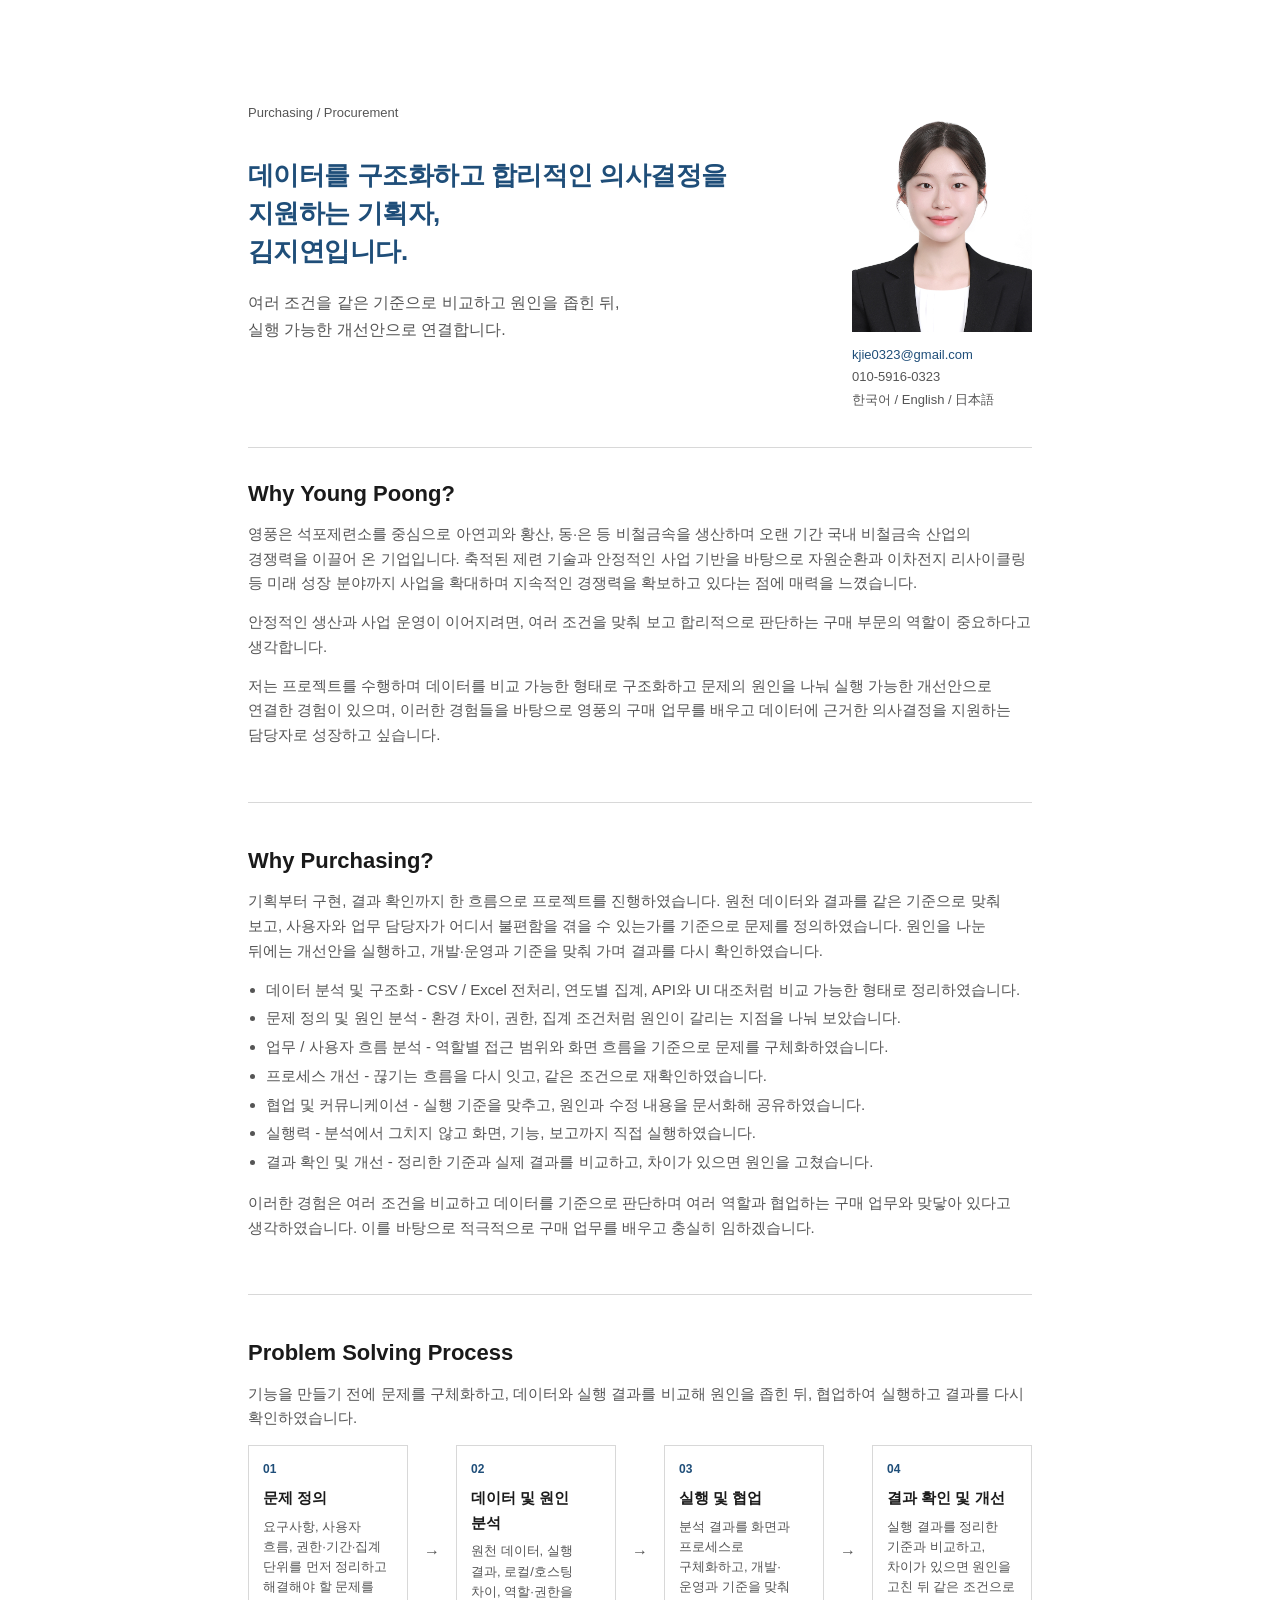
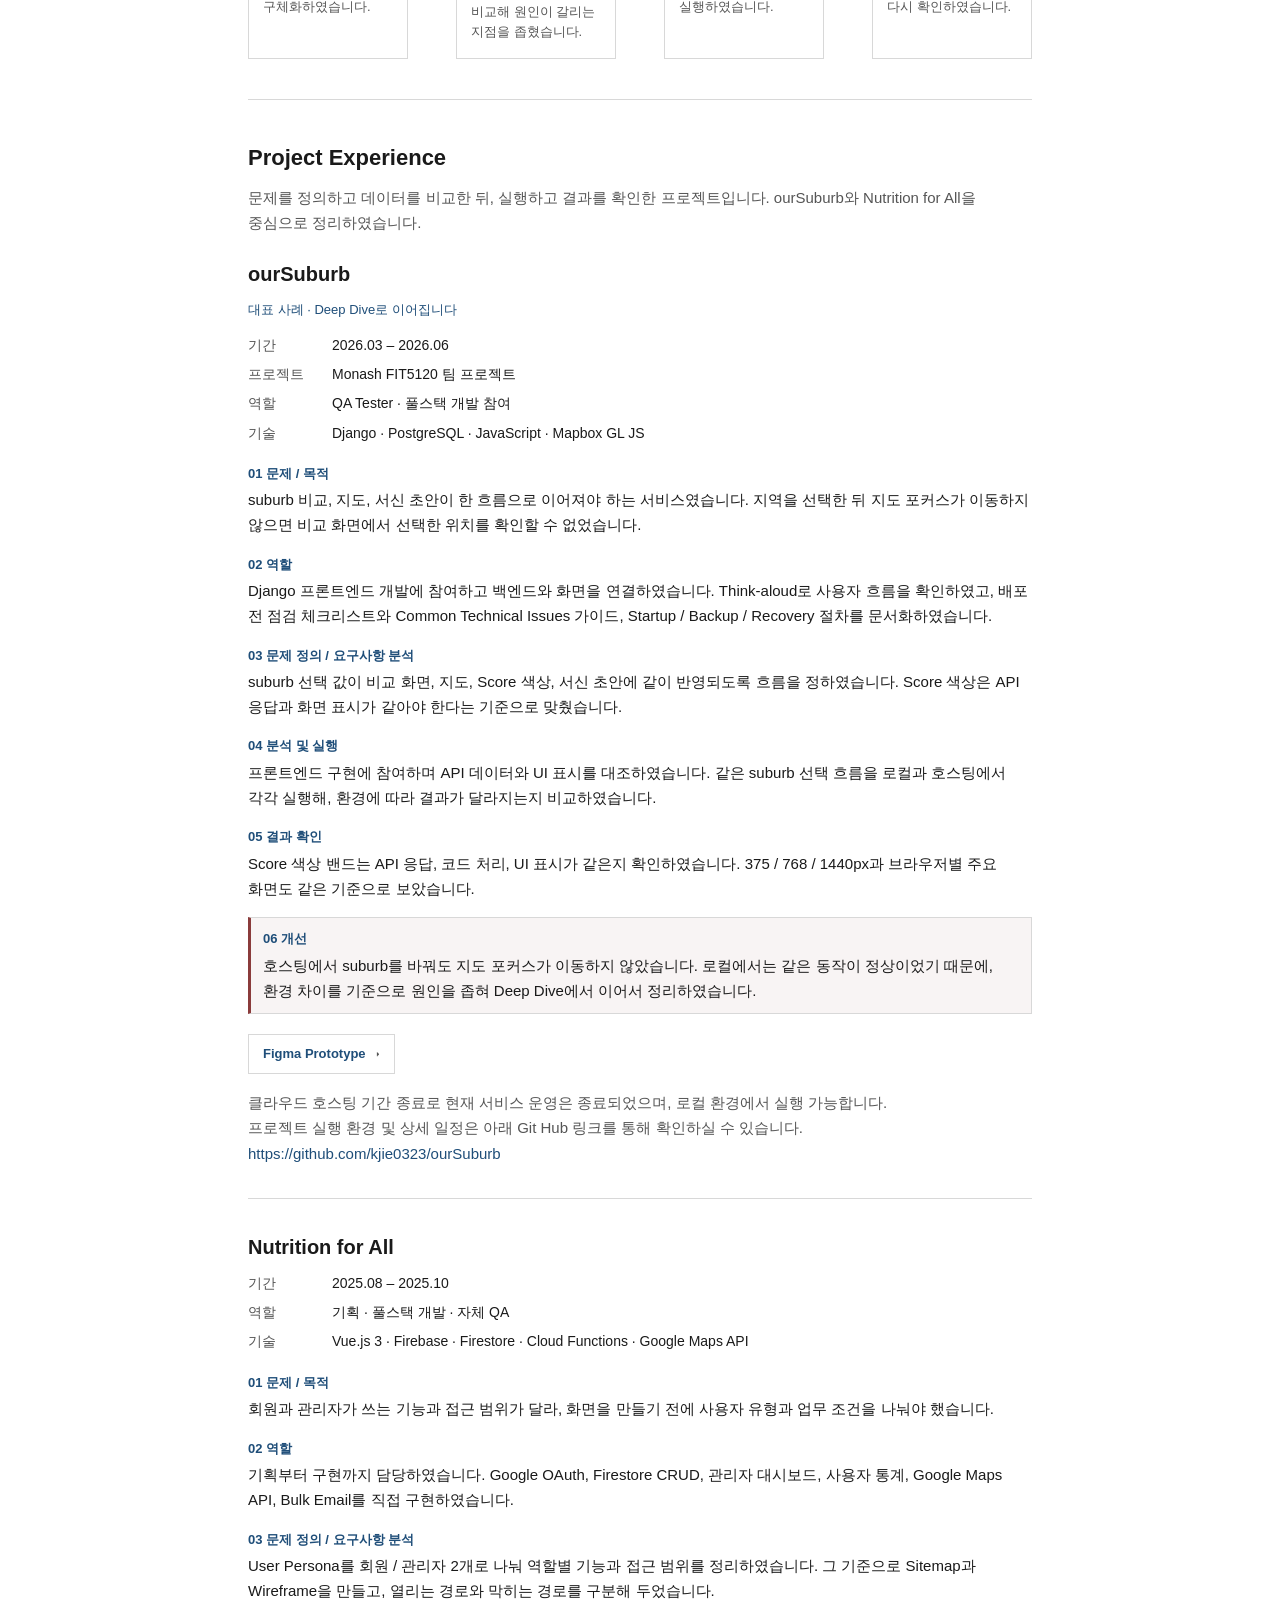
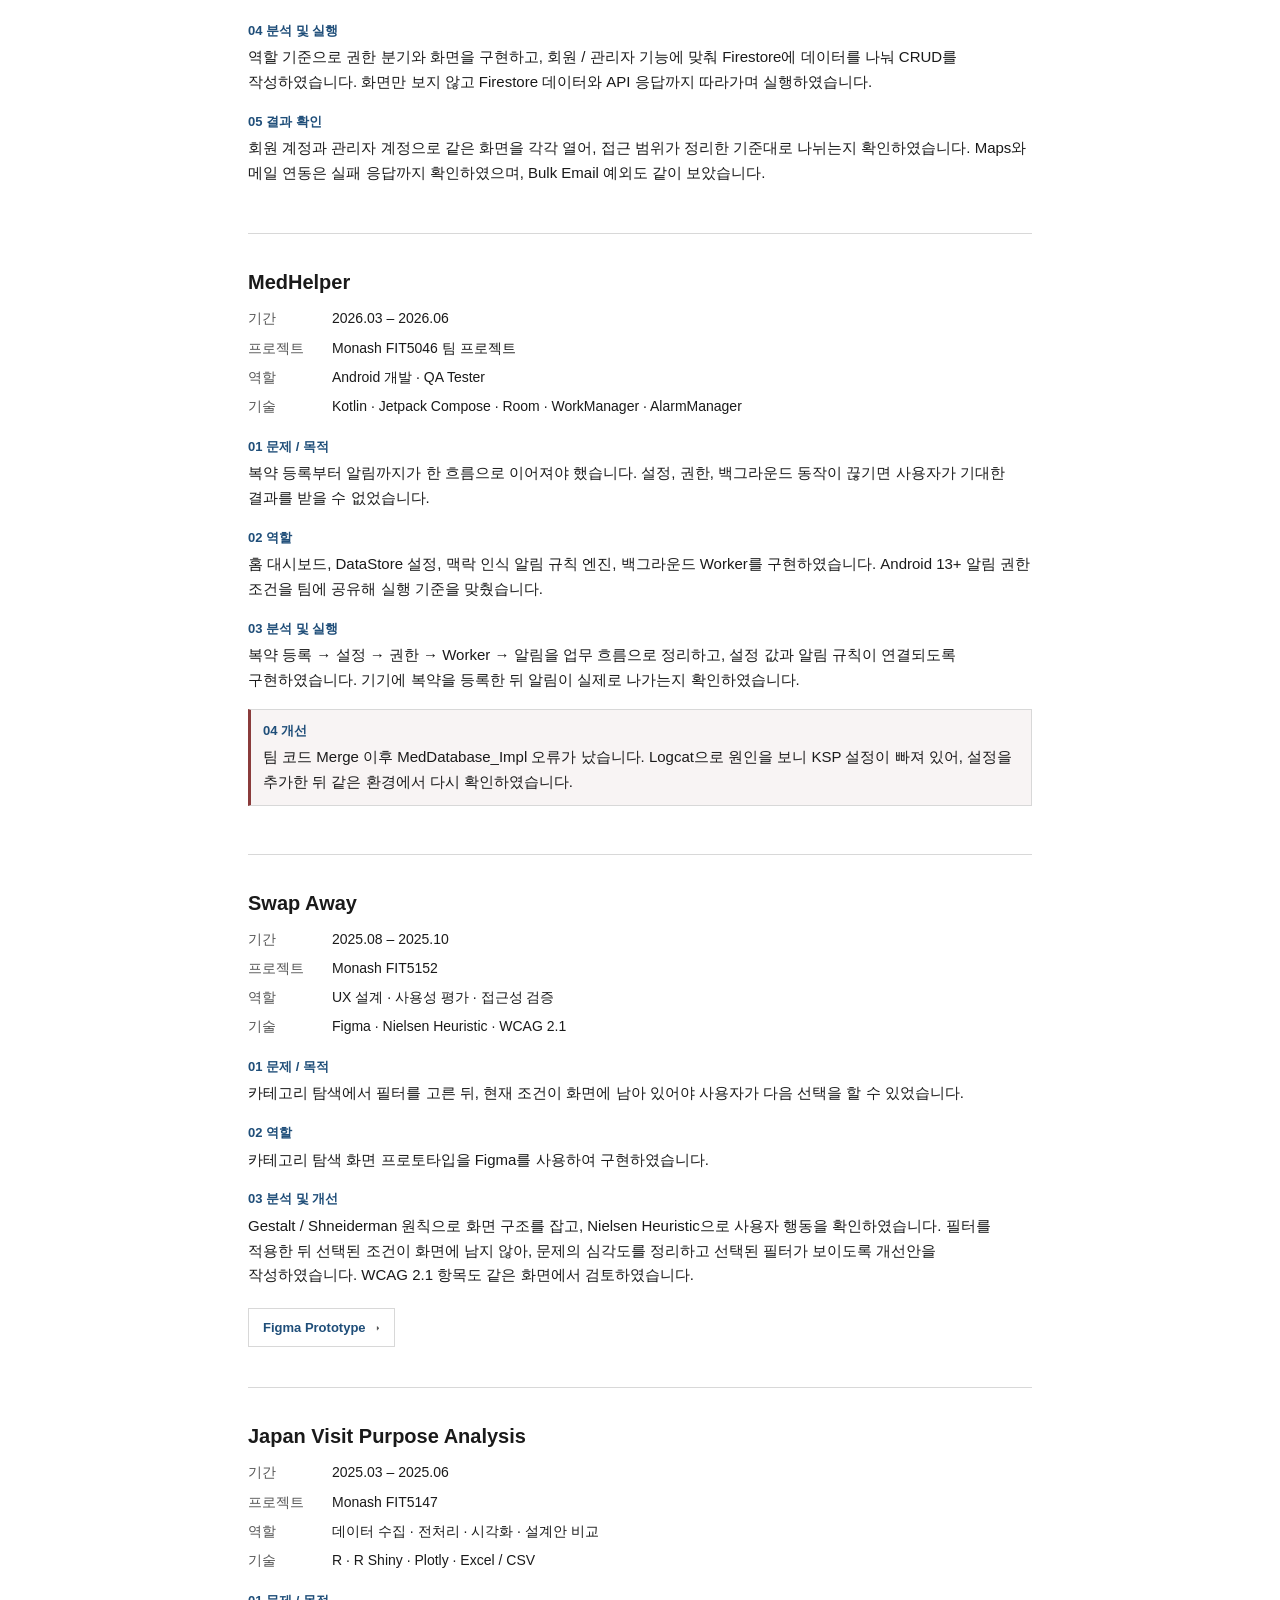
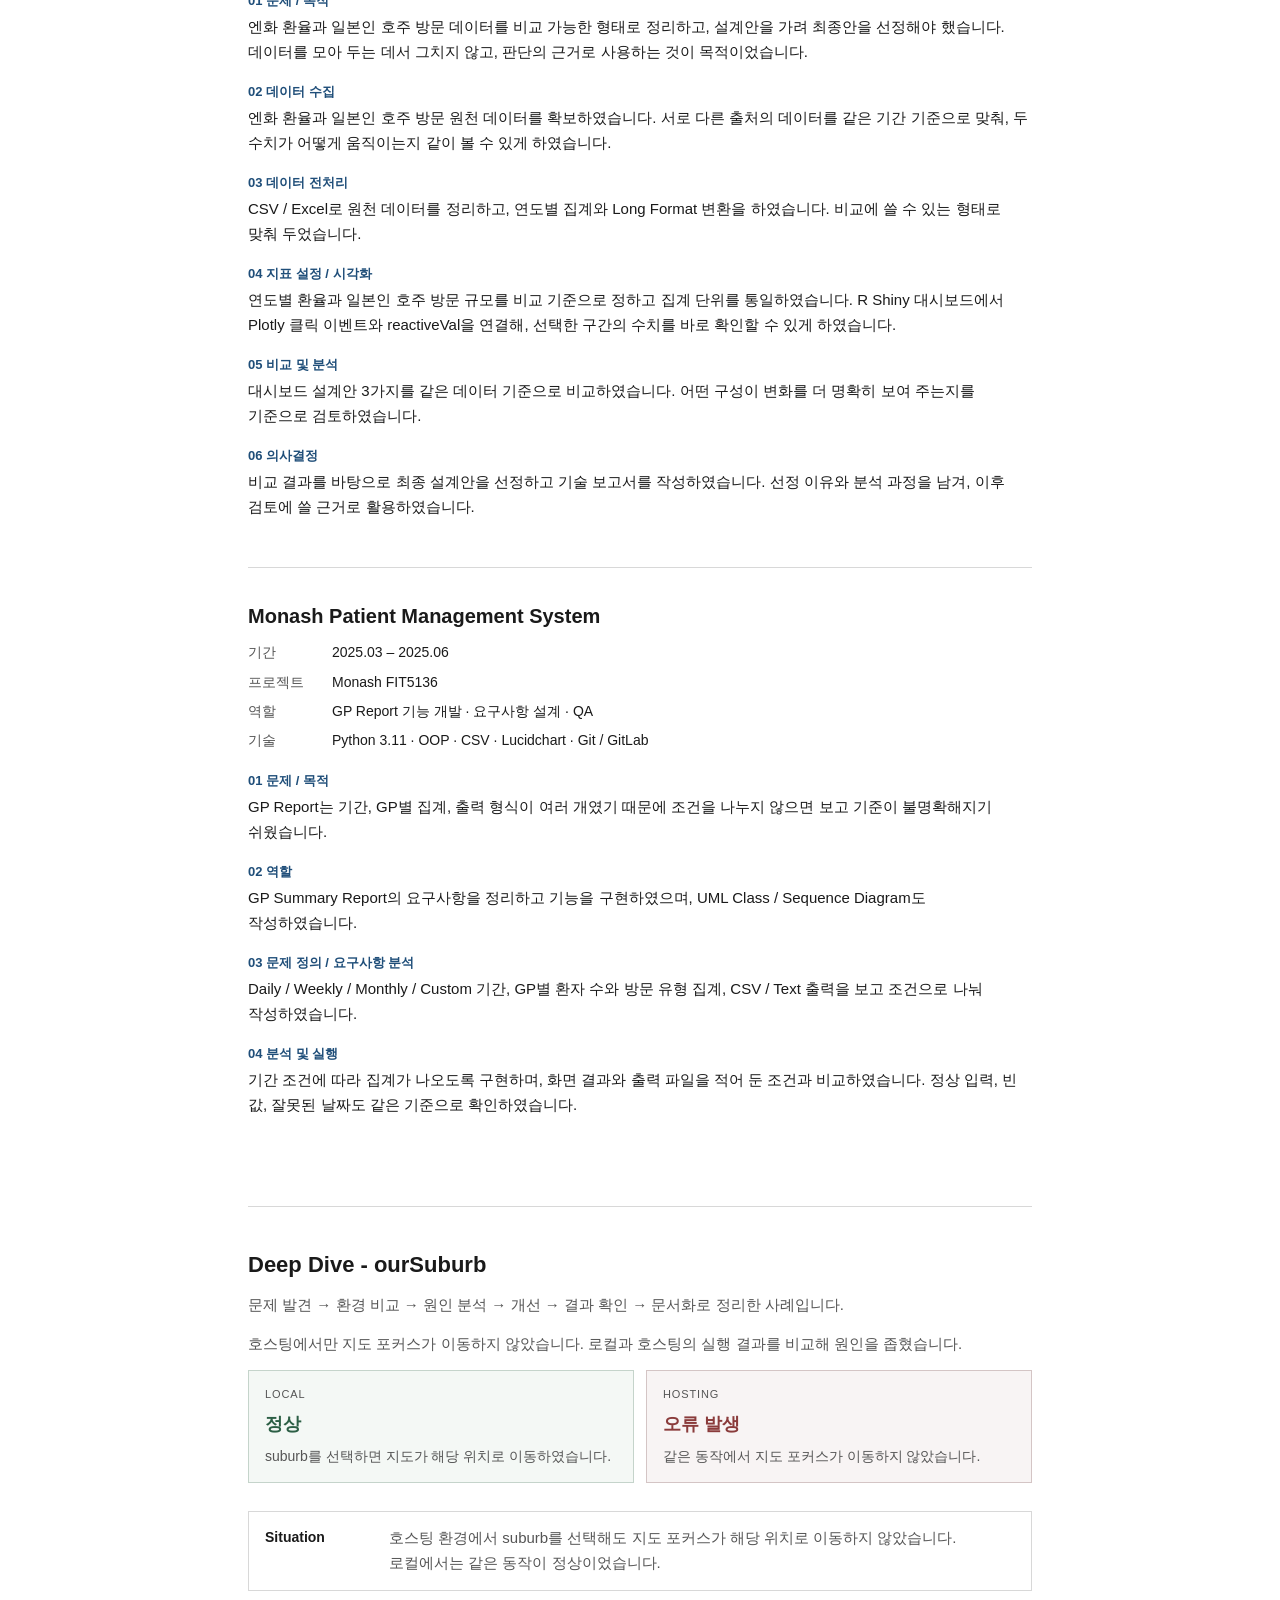
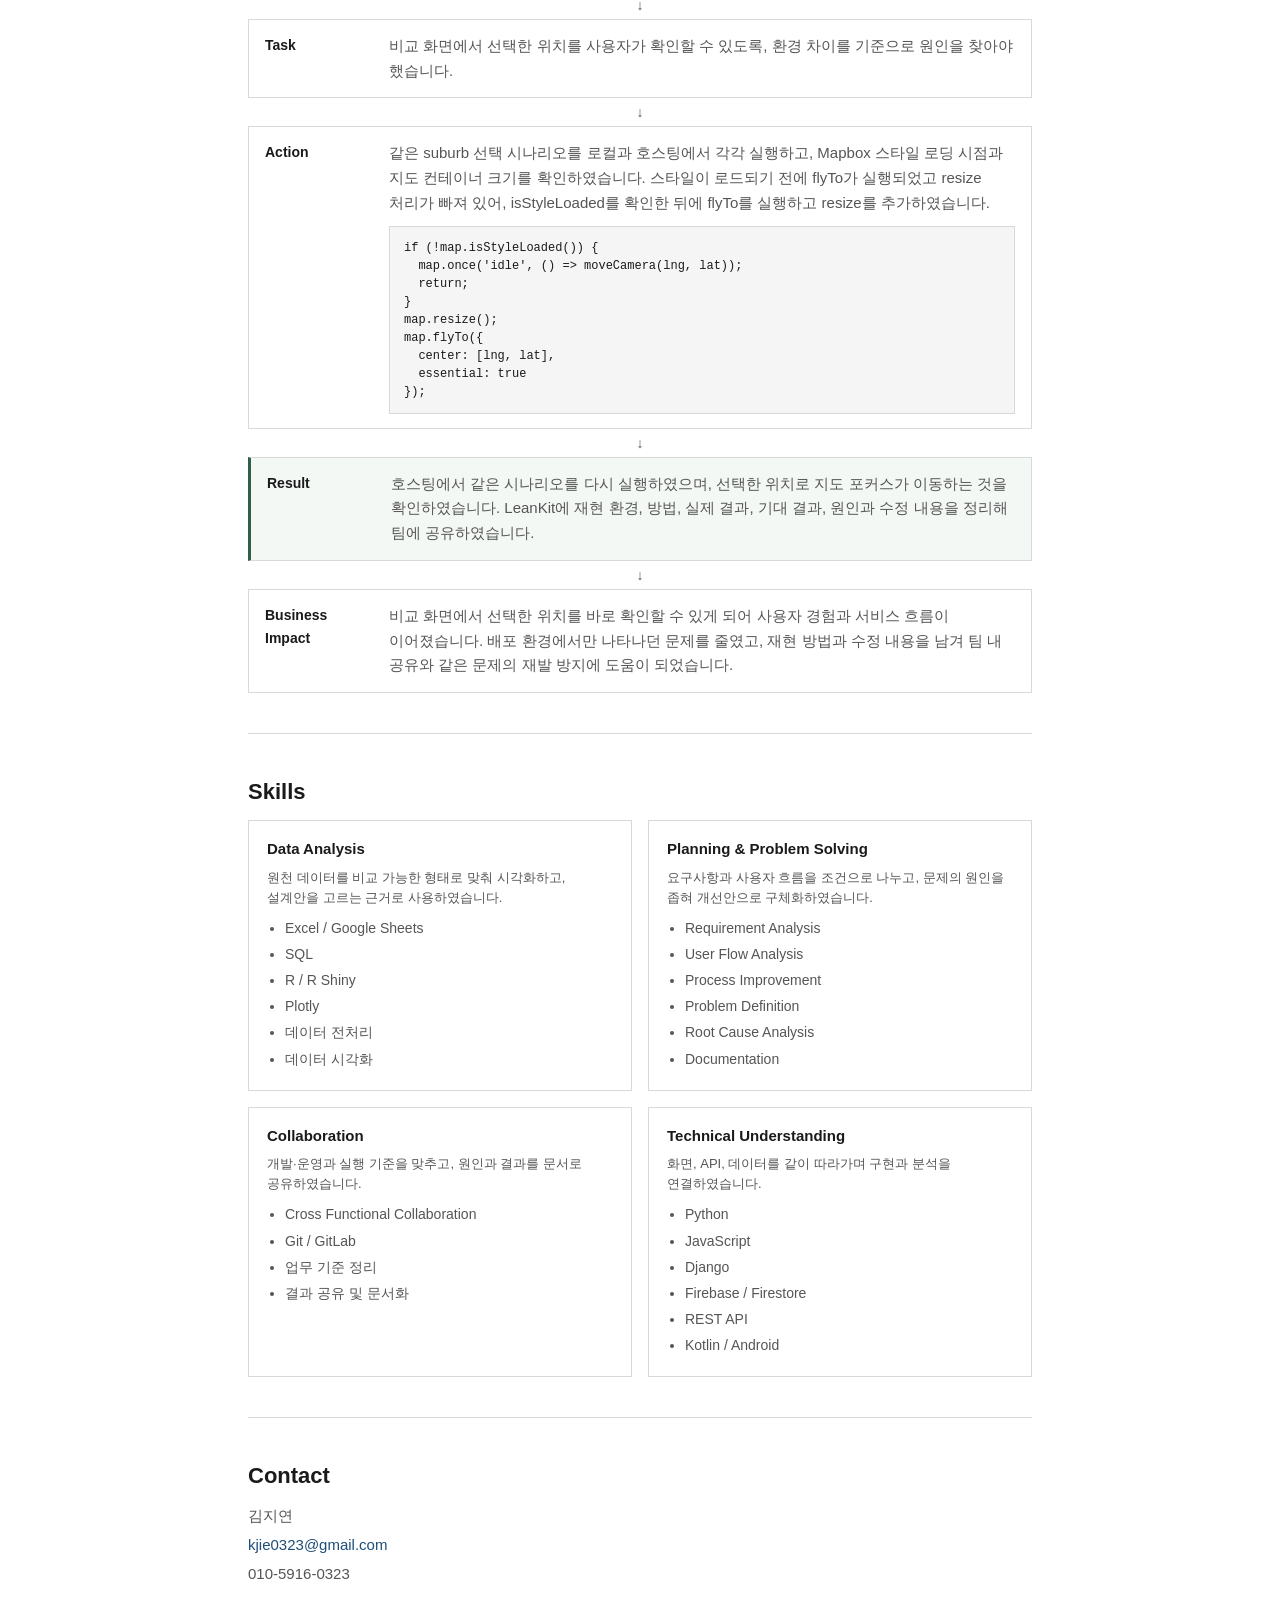
<file: index.html>
<!DOCTYPE html>
<html lang="ko">
<head>
  <meta charset="UTF-8">
  <meta name="viewport" content="width=device-width, initial-scale=1">
  <title>김지연 - Purchasing</title>
  <link rel="stylesheet" href="po.css">
</head>
<body>
  <div class="page">
    <header class="hero">
      <div class="hero-copy">
        <p class="hero-label">Purchasing / Procurement</p>
        <h1>데이터를 구조화하고 합리적인 의사결정을<br>지원하는 기획자,<br>김지연입니다.</h1>
        <p class="lead">여러 조건을 같은 기준으로 비교하고 원인을 좁힌 뒤,<br>실행 가능한 개선안으로 연결합니다.</p>
      </div>
      <aside class="hero-aside">
        <img src="images/jiyeon.jpg" alt="김지연">
        <ul class="hero-links">
          <li><a href="mailto:kjie0323@gmail.com">kjie0323@gmail.com</a></li>
          <li>010-5916-0323</li>
          <li>한국어 / English / 日本語</li>
        </ul>
      </aside>
    </header>

    <section id="why-yp">
      <h2>Why Young Poong?</h2>
      <p>영풍은 석포제련소를 중심으로 아연괴와 황산, 동·은 등 비철금속을 생산하며 오랜 기간 국내 비철금속 산업의 경쟁력을 이끌어 온 기업입니다. 축적된 제련 기술과 안정적인 사업 기반을 바탕으로 자원순환과 이차전지 리사이클링 등 미래 성장 분야까지 사업을 확대하며 지속적인 경쟁력을 확보하고 있다는 점에 매력을 느꼈습니다.</p>
      <p>안정적인 생산과 사업 운영이 이어지려면, 여러 조건을 맞춰 보고 합리적으로 판단하는 구매 부문의 역할이 중요하다고 생각합니다.</p>
      <p>저는 프로젝트를 수행하며 데이터를 비교 가능한 형태로 구조화하고 문제의 원인을 나눠 실행 가능한 개선안으로 연결한 경험이 있으며, 이러한 경험들을 바탕으로 영풍의 구매 업무를 배우고 데이터에 근거한 의사결정을 지원하는 담당자로 성장하고 싶습니다.</p>
    </section>

    <section id="why-purchasing">
      <h2>Why Purchasing?</h2>
      <p>기획부터 구현, 결과 확인까지 한 흐름으로 프로젝트를 진행하였습니다. 원천 데이터와 결과를 같은 기준으로 맞춰 보고, 사용자와 업무 담당자가 어디서 불편함을 겪을 수 있는가를 기준으로 문제를 정의하였습니다. 원인을 나눈 뒤에는 개선안을 실행하고, 개발·운영과 기준을 맞춰 가며 결과를 다시 확인하였습니다.</p>
      <ul class="plain">
        <li>데이터 분석 및 구조화 - CSV / Excel 전처리, 연도별 집계, API와 UI 대조처럼 비교 가능한 형태로 정리하였습니다.</li>
        <li>문제 정의 및 원인 분석 - 환경 차이, 권한, 집계 조건처럼 원인이 갈리는 지점을 나눠 보았습니다.</li>
        <li>업무 / 사용자 흐름 분석 - 역할별 접근 범위와 화면 흐름을 기준으로 문제를 구체화하였습니다.</li>
        <li>프로세스 개선 - 끊기는 흐름을 다시 잇고, 같은 조건으로 재확인하였습니다.</li>
        <li>협업 및 커뮤니케이션 - 실행 기준을 맞추고, 원인과 수정 내용을 문서화해 공유하였습니다.</li>
        <li>실행력 - 분석에서 그치지 않고 화면, 기능, 보고까지 직접 실행하였습니다.</li>
        <li>결과 확인 및 개선 - 정리한 기준과 실제 결과를 비교하고, 차이가 있으면 원인을 고쳤습니다.</li>
      </ul>
      <p>이러한 경험은 여러 조건을 비교하고 데이터를 기준으로 판단하며 여러 역할과 협업하는 구매 업무와 맞닿아 있다고 생각하였습니다. 이를 바탕으로 적극적으로 구매 업무를 배우고 충실히 임하겠습니다.</p>
    </section>

    <section id="approach">
      <h2>Problem Solving Process</h2>
      <p class="intro">기능을 만들기 전에 문제를 구체화하고, 데이터와 실행 결과를 비교해 원인을 좁힌 뒤, 협업하여 실행하고 결과를 다시 확인하였습니다.</p>
      <div class="process">
        <div class="process-step">
          <span class="process-num">01</span>
          <h3>문제 정의</h3>
          <p>요구사항, 사용자 흐름, 권한·기간·집계 단위를 먼저 정리하고 해결해야 할 문제를 구체화하였습니다.</p>
        </div>
        <div class="process-arrow" aria-hidden="true">→</div>
        <div class="process-step">
          <span class="process-num">02</span>
          <h3>데이터 및 원인 분석</h3>
          <p>원천 데이터, 실행 결과, 로컬/호스팅 차이, 역할·권한을 비교해 원인이 갈리는 지점을 좁혔습니다.</p>
        </div>
        <div class="process-arrow" aria-hidden="true">→</div>
        <div class="process-step">
          <span class="process-num">03</span>
          <h3>실행 및 협업</h3>
          <p>분석 결과를 화면과 프로세스로 구체화하고, 개발·운영과 기준을 맞춰 실행하였습니다.</p>
        </div>
        <div class="process-arrow" aria-hidden="true">→</div>
        <div class="process-step">
          <span class="process-num">04</span>
          <h3>결과 확인 및 개선</h3>
          <p>실행 결과를 정리한 기준과 비교하고, 차이가 있으면 원인을 고친 뒤 같은 조건으로 다시 확인하였습니다.</p>
        </div>
      </div>
    </section>

    <section id="experience">
      <h2>Project Experience</h2>
      <p class="intro">문제를 정의하고 데이터를 비교한 뒤, 실행하고 결과를 확인한 프로젝트입니다. ourSuburb와 Nutrition for All을 중심으로 정리하였습니다.</p>

      <article class="project">
        <h3>ourSuburb</h3>
        <p class="flag">대표 사례 · Deep Dive로 이어집니다</p>
        <dl class="meta">
          <dt>기간</dt><dd>2026.03 – 2026.06</dd>
          <dt>프로젝트</dt><dd>Monash FIT5120 팀 프로젝트</dd>
          <dt>역할</dt><dd>QA Tester · 풀스택 개발 참여</dd>
          <dt>기술</dt><dd>Django · PostgreSQL · JavaScript · Mapbox GL JS</dd>
        </dl>
        <div class="block">
          <h4>01 문제 / 목적</h4>
          <p>suburb 비교, 지도, 서신 초안이 한 흐름으로 이어져야 하는 서비스였습니다. 지역을 선택한 뒤 지도 포커스가 이동하지 않으면 비교 화면에서 선택한 위치를 확인할 수 없었습니다.</p>
        </div>
        <div class="block">
          <h4>02 역할</h4>
          <p>Django 프론트엔드 개발에 참여하고 백엔드와 화면을 연결하였습니다. Think-aloud로 사용자 흐름을 확인하였고, 배포 전 점검 체크리스트와 Common Technical Issues 가이드, Startup / Backup / Recovery 절차를 문서화하였습니다.</p>
        </div>
        <div class="block">
          <h4>03 문제 정의 / 요구사항 분석</h4>
          <p>suburb 선택 값이 비교 화면, 지도, Score 색상, 서신 초안에 같이 반영되도록 흐름을 정하였습니다. Score 색상은 API 응답과 화면 표시가 같아야 한다는 기준으로 맞췄습니다.</p>
        </div>
        <div class="block">
          <h4>04 분석 및 실행</h4>
          <p>프론트엔드 구현에 참여하며 API 데이터와 UI 표시를 대조하였습니다. 같은 suburb 선택 흐름을 로컬과 호스팅에서 각각 실행해, 환경에 따라 결과가 달라지는지 비교하였습니다.</p>
        </div>
        <div class="block">
          <h4>05 결과 확인</h4>
          <p>Score 색상 밴드는 API 응답, 코드 처리, UI 표시가 같은지 확인하였습니다. 375 / 768 / 1440px과 브라우저별 주요 화면도 같은 기준으로 보았습니다.</p>
        </div>
        <div class="block issue">
          <h4>06 개선</h4>
          <p>호스팅에서 suburb를 바꿔도 지도 포커스가 이동하지 않았습니다. 로컬에서는 같은 동작이 정상이었기 때문에, 환경 차이를 기준으로 원인을 좁혀 Deep Dive에서 이어서 정리하였습니다.</p>
        </div>
        <details class="proto">
          <summary>Figma Prototype</summary>
          <div class="proto-grid">
            <figure>
              <a href="images/prototypes/oursuburb/main-page.png" target="_blank" rel="noopener"><img src="images/prototypes/oursuburb/main-page.png" alt="ourSuburb Main Page"></a>
              <figcaption>Main Page</figcaption>
            </figure>
            <figure>
              <a href="images/prototypes/oursuburb/personalize-1.png" target="_blank" rel="noopener"><img src="images/prototypes/oursuburb/personalize-1.png" alt="ourSuburb Personalize 1"></a>
              <figcaption>Personalize 1</figcaption>
            </figure>
            <figure>
              <a href="images/prototypes/oursuburb/personalize-2.png" target="_blank" rel="noopener"><img src="images/prototypes/oursuburb/personalize-2.png" alt="ourSuburb Personalize 2"></a>
              <figcaption>Personalize 2</figcaption>
            </figure>
            <figure>
              <a href="images/prototypes/oursuburb/personalize-3.png" target="_blank" rel="noopener"><img src="images/prototypes/oursuburb/personalize-3.png" alt="ourSuburb Personalize 3"></a>
              <figcaption>Personalize 3</figcaption>
            </figure>
            <figure>
              <a href="images/prototypes/oursuburb/compare.png" target="_blank" rel="noopener"><img src="images/prototypes/oursuburb/compare.png" alt="ourSuburb Compare"></a>
              <figcaption>Compare</figcaption>
            </figure>
            <figure>
              <a href="images/prototypes/oursuburb/map.png" target="_blank" rel="noopener"><img src="images/prototypes/oursuburb/map.png" alt="ourSuburb Map"></a>
              <figcaption>Map</figcaption>
            </figure>
            <figure>
              <a href="images/prototypes/oursuburb/know-more.png" target="_blank" rel="noopener"><img src="images/prototypes/oursuburb/know-more.png" alt="ourSuburb Know more"></a>
              <figcaption>Know more</figcaption>
            </figure>
            <figure>
              <a href="images/prototypes/oursuburb/take-action.png" target="_blank" rel="noopener"><img src="images/prototypes/oursuburb/take-action.png" alt="ourSuburb Take action"></a>
              <figcaption>Take action</figcaption>
            </figure>
            <figure>
              <a href="images/prototypes/oursuburb/trend.png" target="_blank" rel="noopener"><img src="images/prototypes/oursuburb/trend.png" alt="ourSuburb Trend"></a>
              <figcaption>Trend</figcaption>
            </figure>
            <figure>
              <a href="images/prototypes/oursuburb/event.png" target="_blank" rel="noopener"><img src="images/prototypes/oursuburb/event.png" alt="ourSuburb Event"></a>
              <figcaption>Event</figcaption>
            </figure>
          </div>
        </details>
        <p class="repo-note">클라우드 호스팅 기간 종료로 현재 서비스 운영은 종료되었으며, 로컬 환경에서 실행 가능합니다.<br>프로젝트 실행 환경 및 상세 일정은 아래 Git Hub 링크를 통해 확인하실 수 있습니다.<br><a href="https://github.com/kjie0323/ourSuburb">https://github.com/kjie0323/ourSuburb</a></p>
      </article>

      <article class="project">
        <h3>Nutrition for All</h3>
        <dl class="meta">
          <dt>기간</dt><dd>2025.08 – 2025.10</dd>
          <dt>역할</dt><dd>기획 · 풀스택 개발 · 자체 QA</dd>
          <dt>기술</dt><dd>Vue.js 3 · Firebase · Firestore · Cloud Functions · Google Maps API</dd>
        </dl>
        <div class="block">
          <h4>01 문제 / 목적</h4>
          <p>회원과 관리자가 쓰는 기능과 접근 범위가 달라, 화면을 만들기 전에 사용자 유형과 업무 조건을 나눠야 했습니다.</p>
        </div>
        <div class="block">
          <h4>02 역할</h4>
          <p>기획부터 구현까지 담당하였습니다. Google OAuth, Firestore CRUD, 관리자 대시보드, 사용자 통계, Google Maps API, Bulk Email를 직접 구현하였습니다.</p>
        </div>
        <div class="block">
          <h4>03 문제 정의 / 요구사항 분석</h4>
          <p>User Persona를 회원 / 관리자 2개로 나눠 역할별 기능과 접근 범위를 정리하였습니다. 그 기준으로 Sitemap과 Wireframe을 만들고, 열리는 경로와 막히는 경로를 구분해 두었습니다.</p>
        </div>
        <div class="block">
          <h4>04 분석 및 실행</h4>
          <p>역할 기준으로 권한 분기와 화면을 구현하고, 회원 / 관리자 기능에 맞춰 Firestore에 데이터를 나눠 CRUD를 작성하였습니다. 화면만 보지 않고 Firestore 데이터와 API 응답까지 따라가며 실행하였습니다.</p>
        </div>
        <div class="block">
          <h4>05 결과 확인</h4>
          <p>회원 계정과 관리자 계정으로 같은 화면을 각각 열어, 접근 범위가 정리한 기준대로 나뉘는지 확인하였습니다. Maps와 메일 연동은 실패 응답까지 확인하였으며, Bulk Email 예외도 같이 보았습니다.</p>
        </div>
      </article>

      <article class="project">
        <h3>MedHelper</h3>
        <dl class="meta">
          <dt>기간</dt><dd>2026.03 – 2026.06</dd>
          <dt>프로젝트</dt><dd>Monash FIT5046 팀 프로젝트</dd>
          <dt>역할</dt><dd>Android 개발 · QA Tester</dd>
          <dt>기술</dt><dd>Kotlin · Jetpack Compose · Room · WorkManager · AlarmManager</dd>
        </dl>
        <div class="block">
          <h4>01 문제 / 목적</h4>
          <p>복약 등록부터 알림까지가 한 흐름으로 이어져야 했습니다. 설정, 권한, 백그라운드 동작이 끊기면 사용자가 기대한 결과를 받을 수 없었습니다.</p>
        </div>
        <div class="block">
          <h4>02 역할</h4>
          <p>홈 대시보드, DataStore 설정, 맥락 인식 알림 규칙 엔진, 백그라운드 Worker를 구현하였습니다. Android 13+ 알림 권한 조건을 팀에 공유해 실행 기준을 맞췄습니다.</p>
        </div>
        <div class="block">
          <h4>03 분석 및 실행</h4>
          <p>복약 등록 → 설정 → 권한 → Worker → 알림을 업무 흐름으로 정리하고, 설정 값과 알림 규칙이 연결되도록 구현하였습니다. 기기에 복약을 등록한 뒤 알림이 실제로 나가는지 확인하였습니다.</p>
        </div>
        <div class="block issue">
          <h4>04 개선</h4>
          <p>팀 코드 Merge 이후 MedDatabase_Impl 오류가 났습니다. Logcat으로 원인을 보니 KSP 설정이 빠져 있어, 설정을 추가한 뒤 같은 환경에서 다시 확인하였습니다.</p>
        </div>
      </article>

      <article class="project">
        <h3>Swap Away</h3>
        <dl class="meta">
          <dt>기간</dt><dd>2025.08 – 2025.10</dd>
          <dt>프로젝트</dt><dd>Monash FIT5152</dd>
          <dt>역할</dt><dd>UX 설계 · 사용성 평가 · 접근성 검증</dd>
          <dt>기술</dt><dd>Figma · Nielsen Heuristic · WCAG 2.1</dd>
        </dl>
        <div class="block">
          <h4>01 문제 / 목적</h4>
          <p>카테고리 탐색에서 필터를 고른 뒤, 현재 조건이 화면에 남아 있어야 사용자가 다음 선택을 할 수 있었습니다.</p>
        </div>
        <div class="block">
          <h4>02 역할</h4>
          <p>카테고리 탐색 화면 프로토타입을 Figma를 사용하여 구현하였습니다.</p>
        </div>
        <div class="block">
          <h4>03 분석 및 개선</h4>
          <p>Gestalt / Shneiderman 원칙으로 화면 구조를 잡고, Nielsen Heuristic으로 사용자 행동을 확인하였습니다. 필터를 적용한 뒤 선택된 조건이 화면에 남지 않아, 문제의 심각도를 정리하고 선택된 필터가 보이도록 개선안을 작성하였습니다. WCAG 2.1 항목도 같은 화면에서 검토하였습니다.</p>
        </div>
        <details class="proto">
          <summary>Figma Prototype</summary>
          <div class="proto-grid proto-grid-mobile">
            <figure>
              <a href="images/prototypes/swapaway/home-screen.png" target="_blank" rel="noopener"><img src="images/prototypes/swapaway/home-screen.png" alt="Swap Away Home Screen"></a>
              <figcaption>Home Screen</figcaption>
            </figure>
            <figure>
              <a href="images/prototypes/swapaway/category-genre.png" target="_blank" rel="noopener"><img src="images/prototypes/swapaway/category-genre.png" alt="Swap Away Category Genre"></a>
              <figcaption>Category - Genre</figcaption>
            </figure>
            <figure>
              <a href="images/prototypes/swapaway/category-platform.png" target="_blank" rel="noopener"><img src="images/prototypes/swapaway/category-platform.png" alt="Swap Away Category Platform"></a>
              <figcaption>Category - Platform</figcaption>
            </figure>
            <figure>
              <a href="images/prototypes/swapaway/default-filter-resultpage.png" target="_blank" rel="noopener"><img src="images/prototypes/swapaway/default-filter-resultpage.png" alt="Swap Away Default Filter Result"></a>
              <figcaption>Default Filter Result</figcaption>
            </figure>
            <figure>
              <a href="images/prototypes/swapaway/detail-filter-options.png" target="_blank" rel="noopener"><img src="images/prototypes/swapaway/detail-filter-options.png" alt="Swap Away Filter Options"></a>
              <figcaption>Filter Options</figcaption>
            </figure>
            <figure>
              <a href="images/prototypes/swapaway/detail-filter-options-modified.png" target="_blank" rel="noopener"><img src="images/prototypes/swapaway/detail-filter-options-modified.png" alt="Swap Away Filter Options Modified"></a>
              <figcaption>Filter Options (Modified)</figcaption>
            </figure>
            <figure>
              <a href="images/prototypes/swapaway/refreshed-filter-resultpage.png" target="_blank" rel="noopener"><img src="images/prototypes/swapaway/refreshed-filter-resultpage.png" alt="Swap Away Refreshed Filter Result"></a>
              <figcaption>Refreshed Filter Result</figcaption>
            </figure>
            <figure>
              <a href="images/prototypes/swapaway/refreshed-filter-resultpage-modify.png" target="_blank" rel="noopener"><img src="images/prototypes/swapaway/refreshed-filter-resultpage-modify.png" alt="Swap Away Refreshed Filter Result Modified"></a>
              <figcaption>Refreshed Filter Result (Modified)</figcaption>
            </figure>
            <figure>
              <a href="images/prototypes/swapaway/updated-refreshed-filter-resultpage.png" target="_blank" rel="noopener"><img src="images/prototypes/swapaway/updated-refreshed-filter-resultpage.png" alt="Swap Away Updated Filter Result"></a>
              <figcaption>Updated Filter Result</figcaption>
            </figure>
            <figure>
              <a href="images/prototypes/swapaway/item-detail-page.png" target="_blank" rel="noopener"><img src="images/prototypes/swapaway/item-detail-page.png" alt="Swap Away Item Detail"></a>
              <figcaption>Item Detail</figcaption>
            </figure>
            <figure>
              <a href="images/prototypes/swapaway/camera-function.png" target="_blank" rel="noopener"><img src="images/prototypes/swapaway/camera-function.png" alt="Swap Away Camera"></a>
              <figcaption>Camera</figcaption>
            </figure>
            <figure>
              <a href="images/prototypes/swapaway/import.png" target="_blank" rel="noopener"><img src="images/prototypes/swapaway/import.png" alt="Swap Away Import"></a>
              <figcaption>Import</figcaption>
            </figure>
            <figure>
              <a href="images/prototypes/swapaway/message-page.png" target="_blank" rel="noopener"><img src="images/prototypes/swapaway/message-page.png" alt="Swap Away Message"></a>
              <figcaption>Message</figcaption>
            </figure>
            <figure>
              <a href="images/prototypes/swapaway/my-wishlist-page.png" target="_blank" rel="noopener"><img src="images/prototypes/swapaway/my-wishlist-page.png" alt="Swap Away Wishlist"></a>
              <figcaption>Wishlist</figcaption>
            </figure>
            <figure>
              <a href="images/prototypes/swapaway/updated-my-wishlist-page.png" target="_blank" rel="noopener"><img src="images/prototypes/swapaway/updated-my-wishlist-page.png" alt="Swap Away Updated Wishlist"></a>
              <figcaption>Updated Wishlist</figcaption>
            </figure>
            <figure>
              <a href="images/prototypes/swapaway/profile-1.png" target="_blank" rel="noopener"><img src="images/prototypes/swapaway/profile-1.png" alt="Swap Away Profile 1"></a>
              <figcaption>Profile 1</figcaption>
            </figure>
            <figure>
              <a href="images/prototypes/swapaway/profile-2.png" target="_blank" rel="noopener"><img src="images/prototypes/swapaway/profile-2.png" alt="Swap Away Profile 2"></a>
              <figcaption>Profile 2</figcaption>
            </figure>
            <figure>
              <a href="images/prototypes/swapaway/profile-3.png" target="_blank" rel="noopener"><img src="images/prototypes/swapaway/profile-3.png" alt="Swap Away Profile 3"></a>
              <figcaption>Profile 3</figcaption>
            </figure>
            <figure>
              <a href="images/prototypes/swapaway/profile-4.png" target="_blank" rel="noopener"><img src="images/prototypes/swapaway/profile-4.png" alt="Swap Away Profile 4"></a>
              <figcaption>Profile 4</figcaption>
            </figure>
          </div>
        </details>
      </article>

      <article class="project" id="data">
        <h3>Japan Visit Purpose Analysis</h3>
        <dl class="meta">
          <dt>기간</dt><dd>2025.03 – 2025.06</dd>
          <dt>프로젝트</dt><dd>Monash FIT5147</dd>
          <dt>역할</dt><dd>데이터 수집 · 전처리 · 시각화 · 설계안 비교</dd>
          <dt>기술</dt><dd>R · R Shiny · Plotly · Excel / CSV</dd>
        </dl>
        <div class="block">
          <h4>01 문제 / 목적</h4>
          <p>엔화 환율과 일본인 호주 방문 데이터를 비교 가능한 형태로 정리하고, 설계안을 가려 최종안을 선정해야 했습니다. 데이터를 모아 두는 데서 그치지 않고, 판단의 근거로 사용하는 것이 목적이었습니다.</p>
        </div>
        <div class="block">
          <h4>02 데이터 수집</h4>
          <p>엔화 환율과 일본인 호주 방문 원천 데이터를 확보하였습니다. 서로 다른 출처의 데이터를 같은 기간 기준으로 맞춰, 두 수치가 어떻게 움직이는지 같이 볼 수 있게 하였습니다.</p>
        </div>
        <div class="block">
          <h4>03 데이터 전처리</h4>
          <p>CSV / Excel로 원천 데이터를 정리하고, 연도별 집계와 Long Format 변환을 하였습니다. 비교에 쓸 수 있는 형태로 맞춰 두었습니다.</p>
        </div>
        <div class="block">
          <h4>04 지표 설정 / 시각화</h4>
          <p>연도별 환율과 일본인 호주 방문 규모를 비교 기준으로 정하고 집계 단위를 통일하였습니다. R Shiny 대시보드에서 Plotly 클릭 이벤트와 reactiveVal을 연결해, 선택한 구간의 수치를 바로 확인할 수 있게 하였습니다.</p>
        </div>
        <div class="block">
          <h4>05 비교 및 분석</h4>
          <p>대시보드 설계안 3가지를 같은 데이터 기준으로 비교하였습니다. 어떤 구성이 변화를 더 명확히 보여 주는지를 기준으로 검토하였습니다.</p>
        </div>
        <div class="block">
          <h4>06 의사결정</h4>
          <p>비교 결과를 바탕으로 최종 설계안을 선정하고 기술 보고서를 작성하였습니다. 선정 이유와 분석 과정을 남겨, 이후 검토에 쓸 근거로 활용하였습니다.</p>
        </div>
      </article>

      <article class="project">
        <h3>Monash Patient Management System</h3>
        <dl class="meta">
          <dt>기간</dt><dd>2025.03 – 2025.06</dd>
          <dt>프로젝트</dt><dd>Monash FIT5136</dd>
          <dt>역할</dt><dd>GP Report 기능 개발 · 요구사항 설계 · QA</dd>
          <dt>기술</dt><dd>Python 3.11 · OOP · CSV · Lucidchart · Git / GitLab</dd>
        </dl>
        <div class="block">
          <h4>01 문제 / 목적</h4>
          <p>GP Report는 기간, GP별 집계, 출력 형식이 여러 개였기 때문에 조건을 나누지 않으면 보고 기준이 불명확해지기 쉬웠습니다.</p>
        </div>
        <div class="block">
          <h4>02 역할</h4>
          <p>GP Summary Report의 요구사항을 정리하고 기능을 구현하였으며, UML Class / Sequence Diagram도 작성하였습니다.</p>
        </div>
        <div class="block">
          <h4>03 문제 정의 / 요구사항 분석</h4>
          <p>Daily / Weekly / Monthly / Custom 기간, GP별 환자 수와 방문 유형 집계, CSV / Text 출력을 보고 조건으로 나눠 작성하였습니다.</p>
        </div>
        <div class="block">
          <h4>04 분석 및 실행</h4>
          <p>기간 조건에 따라 집계가 나오도록 구현하며, 화면 결과와 출력 파일을 적어 둔 조건과 비교하였습니다. 정상 입력, 빈 값, 잘못된 날짜도 같은 기준으로 확인하였습니다.</p>
        </div>
      </article>
    </section>

    <section id="dive">
      <h2>Deep Dive - ourSuburb</h2>
      <p class="intro">문제 발견 → 환경 비교 → 원인 분석 → 개선 → 결과 확인 → 문서화로 정리한 사례입니다.</p>
      <p>호스팅에서만 지도 포커스가 이동하지 않았습니다. 로컬과 호스팅의 실행 결과를 비교해 원인을 좁혔습니다.</p>

      <div class="env">
        <div class="env-box ok">
          <span class="env-label">LOCAL</span>
          <strong>정상</strong>
          <p>suburb를 선택하면 지도가 해당 위치로 이동하였습니다.</p>
        </div>
        <div class="env-box bad">
          <span class="env-label">HOSTING</span>
          <strong>오류 발생</strong>
          <p>같은 동작에서 지도 포커스가 이동하지 않았습니다.</p>
        </div>
      </div>

      <div class="flow">
        <div class="flow-item">
          <strong>Situation</strong>
          <p>호스팅 환경에서 suburb를 선택해도 지도 포커스가 해당 위치로 이동하지 않았습니다. 로컬에서는 같은 동작이 정상이었습니다.</p>
        </div>
        <div class="flow-arrow" aria-hidden="true">↓</div>
        <div class="flow-item">
          <strong>Task</strong>
          <p>비교 화면에서 선택한 위치를 사용자가 확인할 수 있도록, 환경 차이를 기준으로 원인을 찾아야 했습니다.</p>
        </div>
        <div class="flow-arrow" aria-hidden="true">↓</div>
        <div class="flow-item">
          <strong>Action</strong>
          <div>
            <p>같은 suburb 선택 시나리오를 로컬과 호스팅에서 각각 실행하고, Mapbox 스타일 로딩 시점과 지도 컨테이너 크기를 확인하였습니다. 스타일이 로드되기 전에 flyTo가 실행되었고 resize 처리가 빠져 있어, isStyleLoaded를 확인한 뒤에 flyTo를 실행하고 resize를 추가하였습니다.</p>
            <pre>if (!map.isStyleLoaded()) {
  map.once('idle', () => moveCamera(lng, lat));
  return;
}
map.resize();
map.flyTo({
  center: [lng, lat],
  essential: true
});</pre>
          </div>
        </div>
        <div class="flow-arrow" aria-hidden="true">↓</div>
        <div class="flow-item retest">
          <strong>Result</strong>
          <p>호스팅에서 같은 시나리오를 다시 실행하였으며, 선택한 위치로 지도 포커스가 이동하는 것을 확인하였습니다. LeanKit에 재현 환경, 방법, 실제 결과, 기대 결과, 원인과 수정 내용을 정리해 팀에 공유하였습니다.</p>
        </div>
        <div class="flow-arrow" aria-hidden="true">↓</div>
        <div class="flow-item">
          <strong>Business Impact</strong>
          <p>비교 화면에서 선택한 위치를 바로 확인할 수 있게 되어 사용자 경험과 서비스 흐름이 이어졌습니다. 배포 환경에서만 나타나던 문제를 줄였고, 재현 방법과 수정 내용을 남겨 팀 내 공유와 같은 문제의 재발 방지에 도움이 되었습니다.</p>
        </div>
      </div>
    </section>

    <section id="skills">
      <h2>Skills</h2>
      <div class="skill-grid">
        <div class="skill-box">
          <h3>Data Analysis</h3>
          <p>원천 데이터를 비교 가능한 형태로 맞춰 시각화하고, 설계안을 고르는 근거로 사용하였습니다.</p>
          <ul>
            <li>Excel / Google Sheets</li>
            <li>SQL</li>
            <li>R / R Shiny</li>
            <li>Plotly</li>
            <li>데이터 전처리</li>
            <li>데이터 시각화</li>
          </ul>
        </div>
        <div class="skill-box">
          <h3>Planning &amp; Problem Solving</h3>
          <p>요구사항과 사용자 흐름을 조건으로 나누고, 문제의 원인을 좁혀 개선안으로 구체화하였습니다.</p>
          <ul>
            <li>Requirement Analysis</li>
            <li>User Flow Analysis</li>
            <li>Process Improvement</li>
            <li>Problem Definition</li>
            <li>Root Cause Analysis</li>
            <li>Documentation</li>
          </ul>
        </div>
        <div class="skill-box">
          <h3>Collaboration</h3>
          <p>개발·운영과 실행 기준을 맞추고, 원인과 결과를 문서로 공유하였습니다.</p>
          <ul>
            <li>Cross Functional Collaboration</li>
            <li>Git / GitLab</li>
            <li>업무 기준 정리</li>
            <li>결과 공유 및 문서화</li>
          </ul>
        </div>
        <div class="skill-box">
          <h3>Technical Understanding</h3>
          <p>화면, API, 데이터를 같이 따라가며 구현과 분석을 연결하였습니다.</p>
          <ul>
            <li>Python</li>
            <li>JavaScript</li>
            <li>Django</li>
            <li>Firebase / Firestore</li>
            <li>REST API</li>
            <li>Kotlin / Android</li>
          </ul>
        </div>
      </div>
    </section>

    <section id="contact" class="contact">
      <h2>Contact</h2>
      <p>김지연</p>
      <p><a href="mailto:kjie0323@gmail.com">kjie0323@gmail.com</a></p>
      <p>010-5916-0323</p>
    </section>
  </div>
  <script>
    window.addEventListener('beforeprint', function () {
      document.querySelectorAll('details.proto').forEach(function (el) {
        el.dataset.wasOpen = el.open ? '1' : '0';
        el.open = true;
      });
    });
    window.addEventListener('afterprint', function () {
      document.querySelectorAll('details.proto').forEach(function (el) {
        el.open = el.dataset.wasOpen === '1';
      });
    });
  </script>
</body>
</html>
</file>
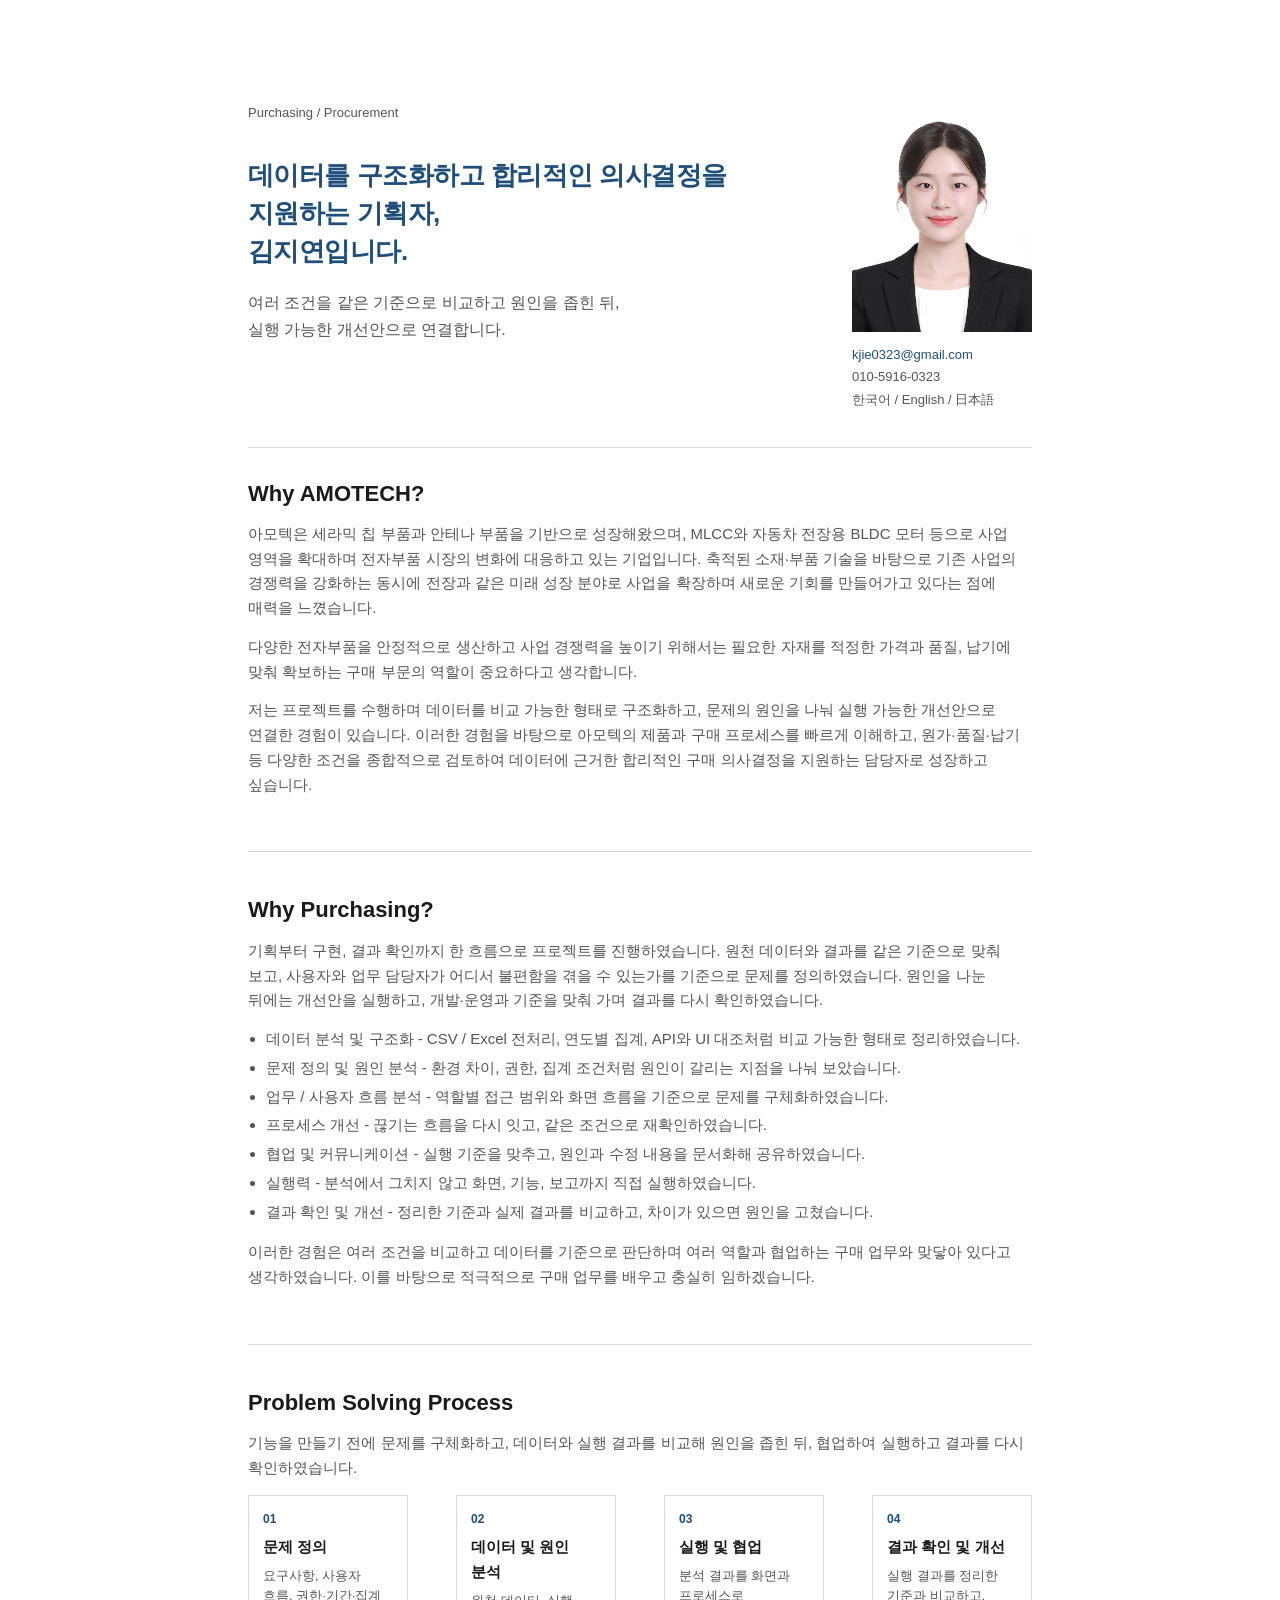
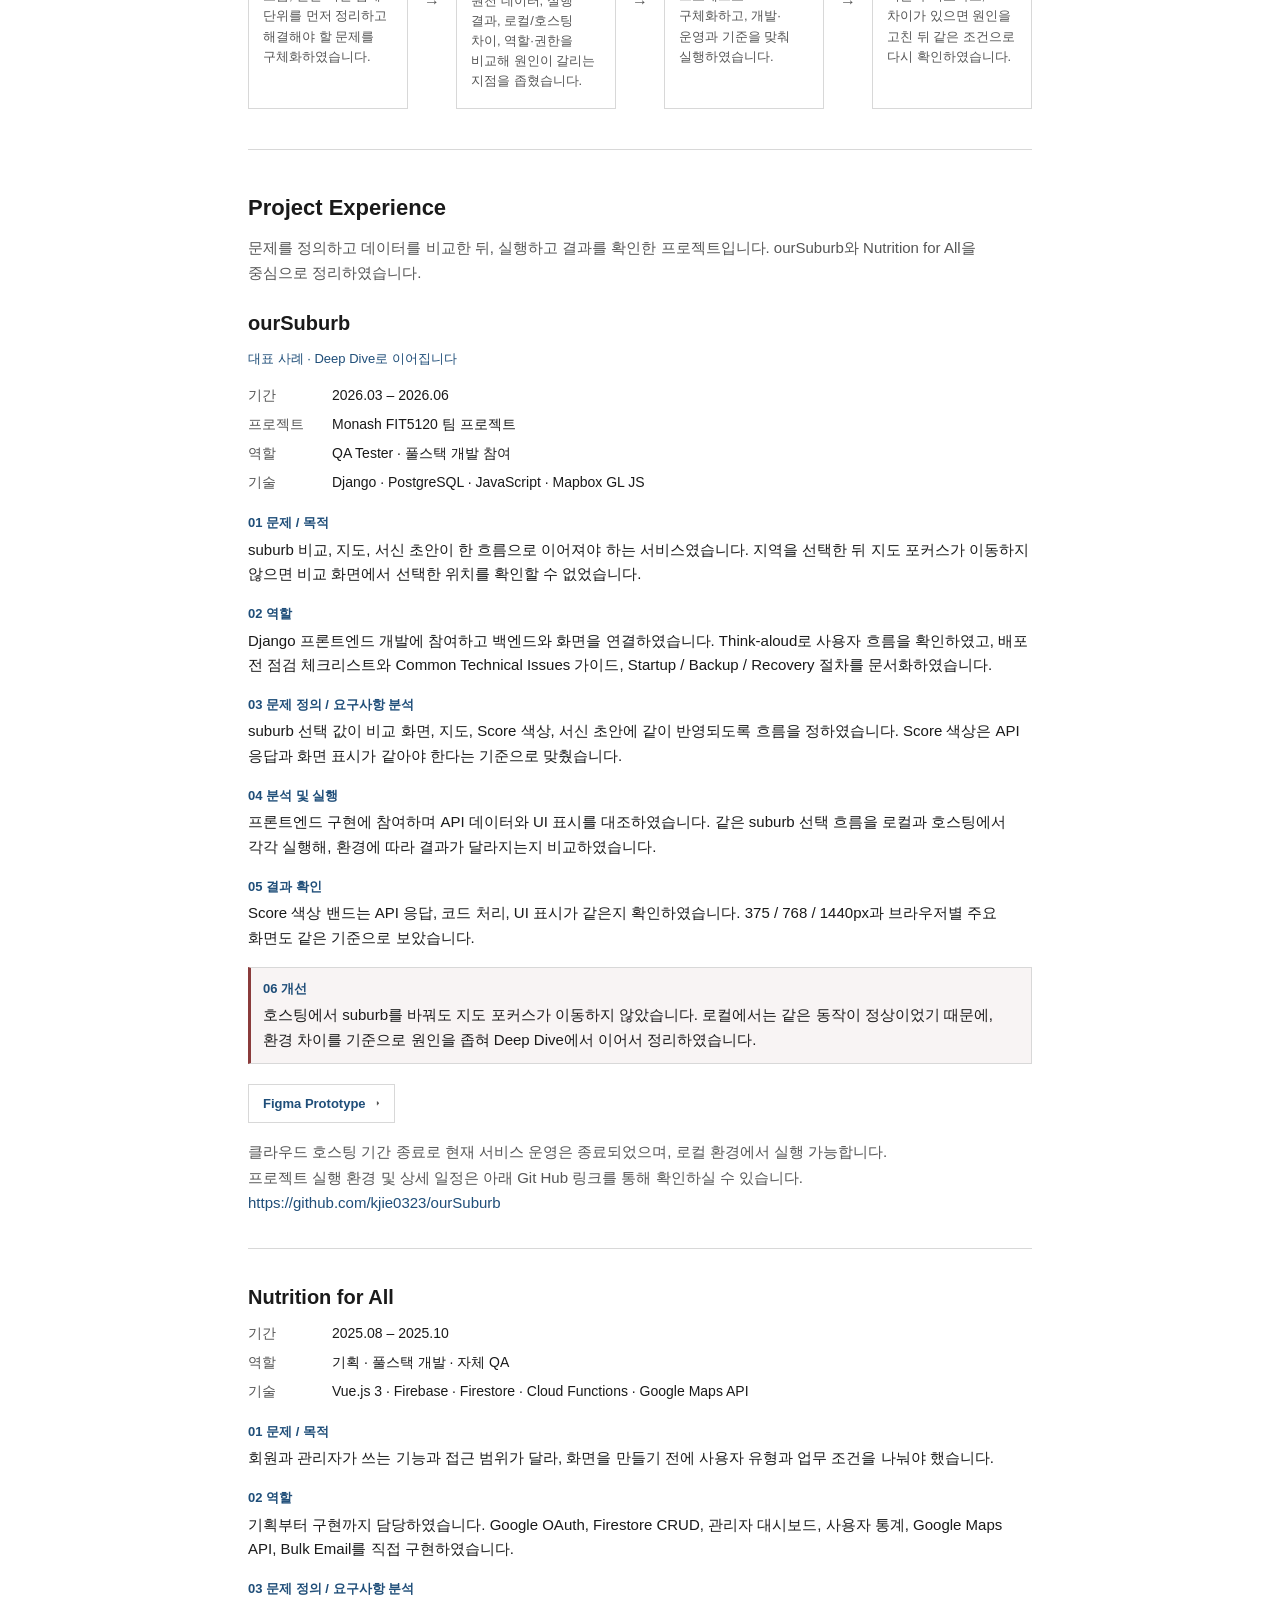
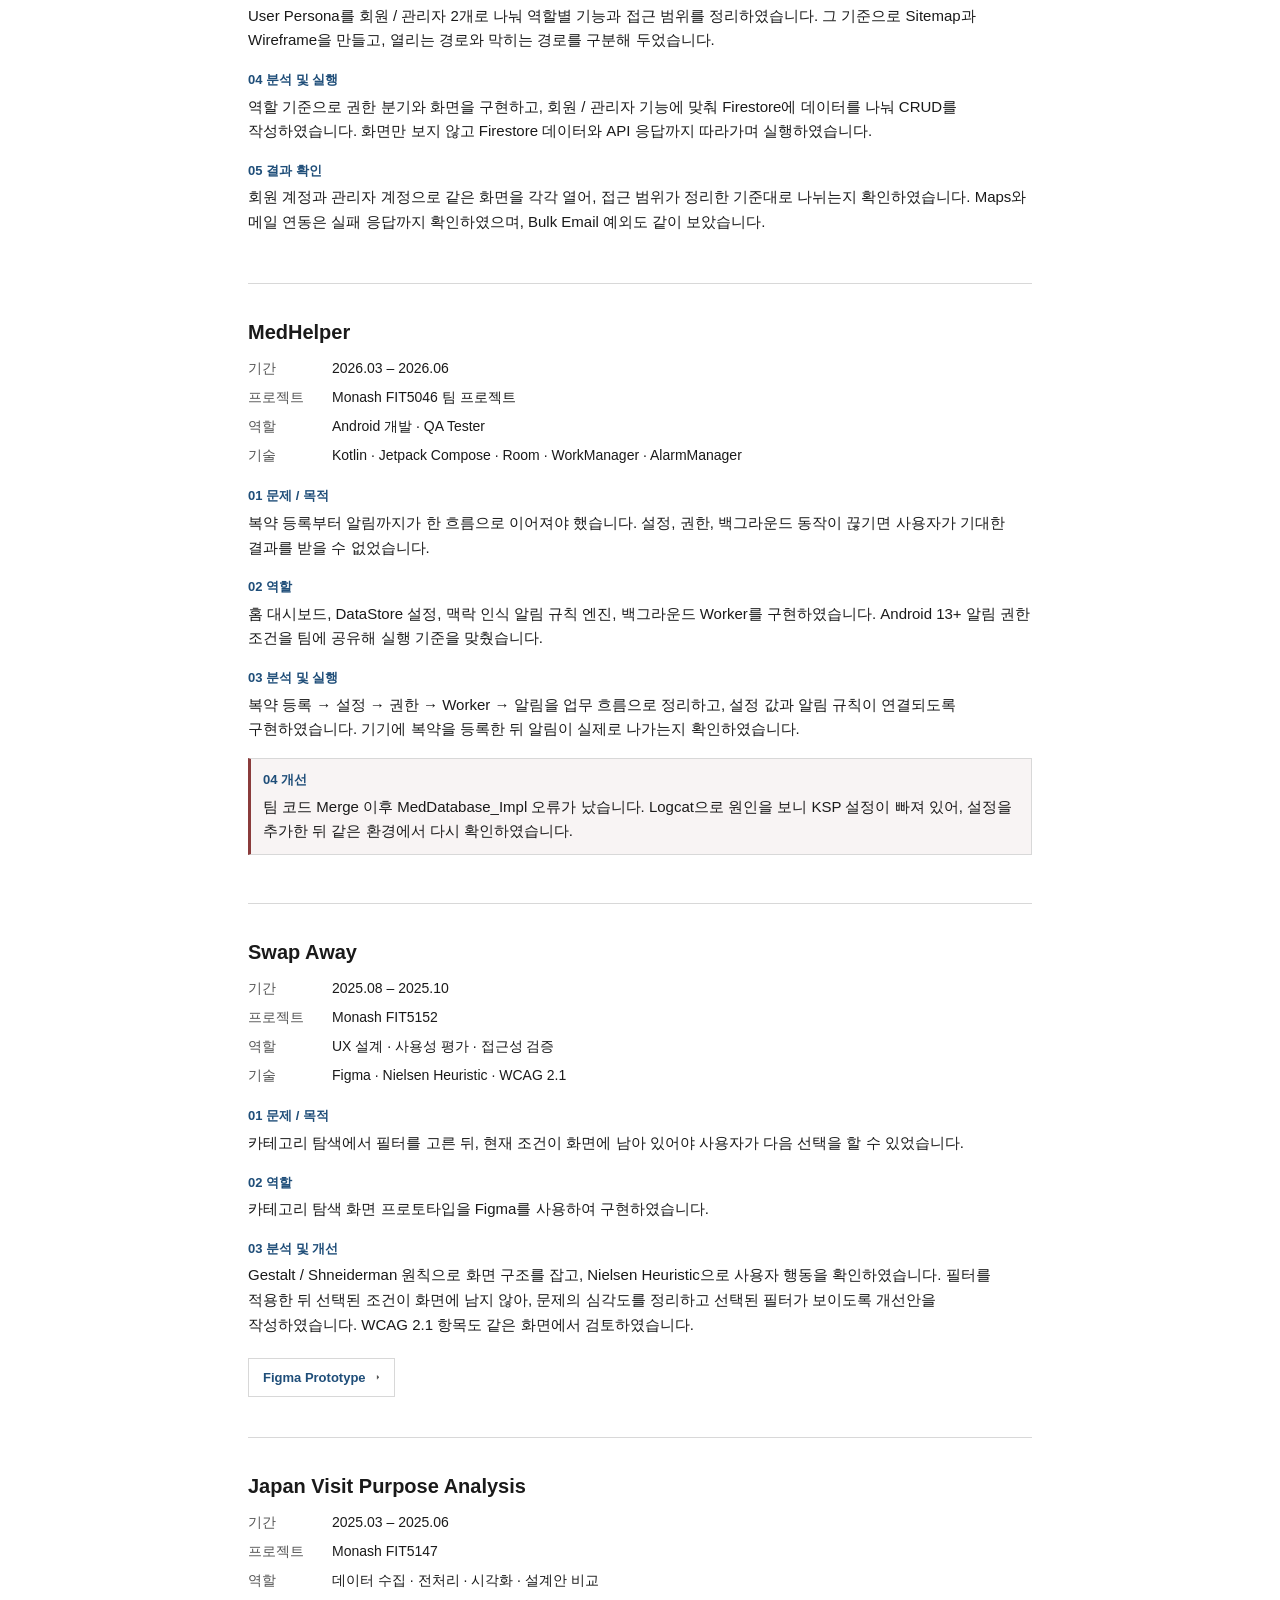
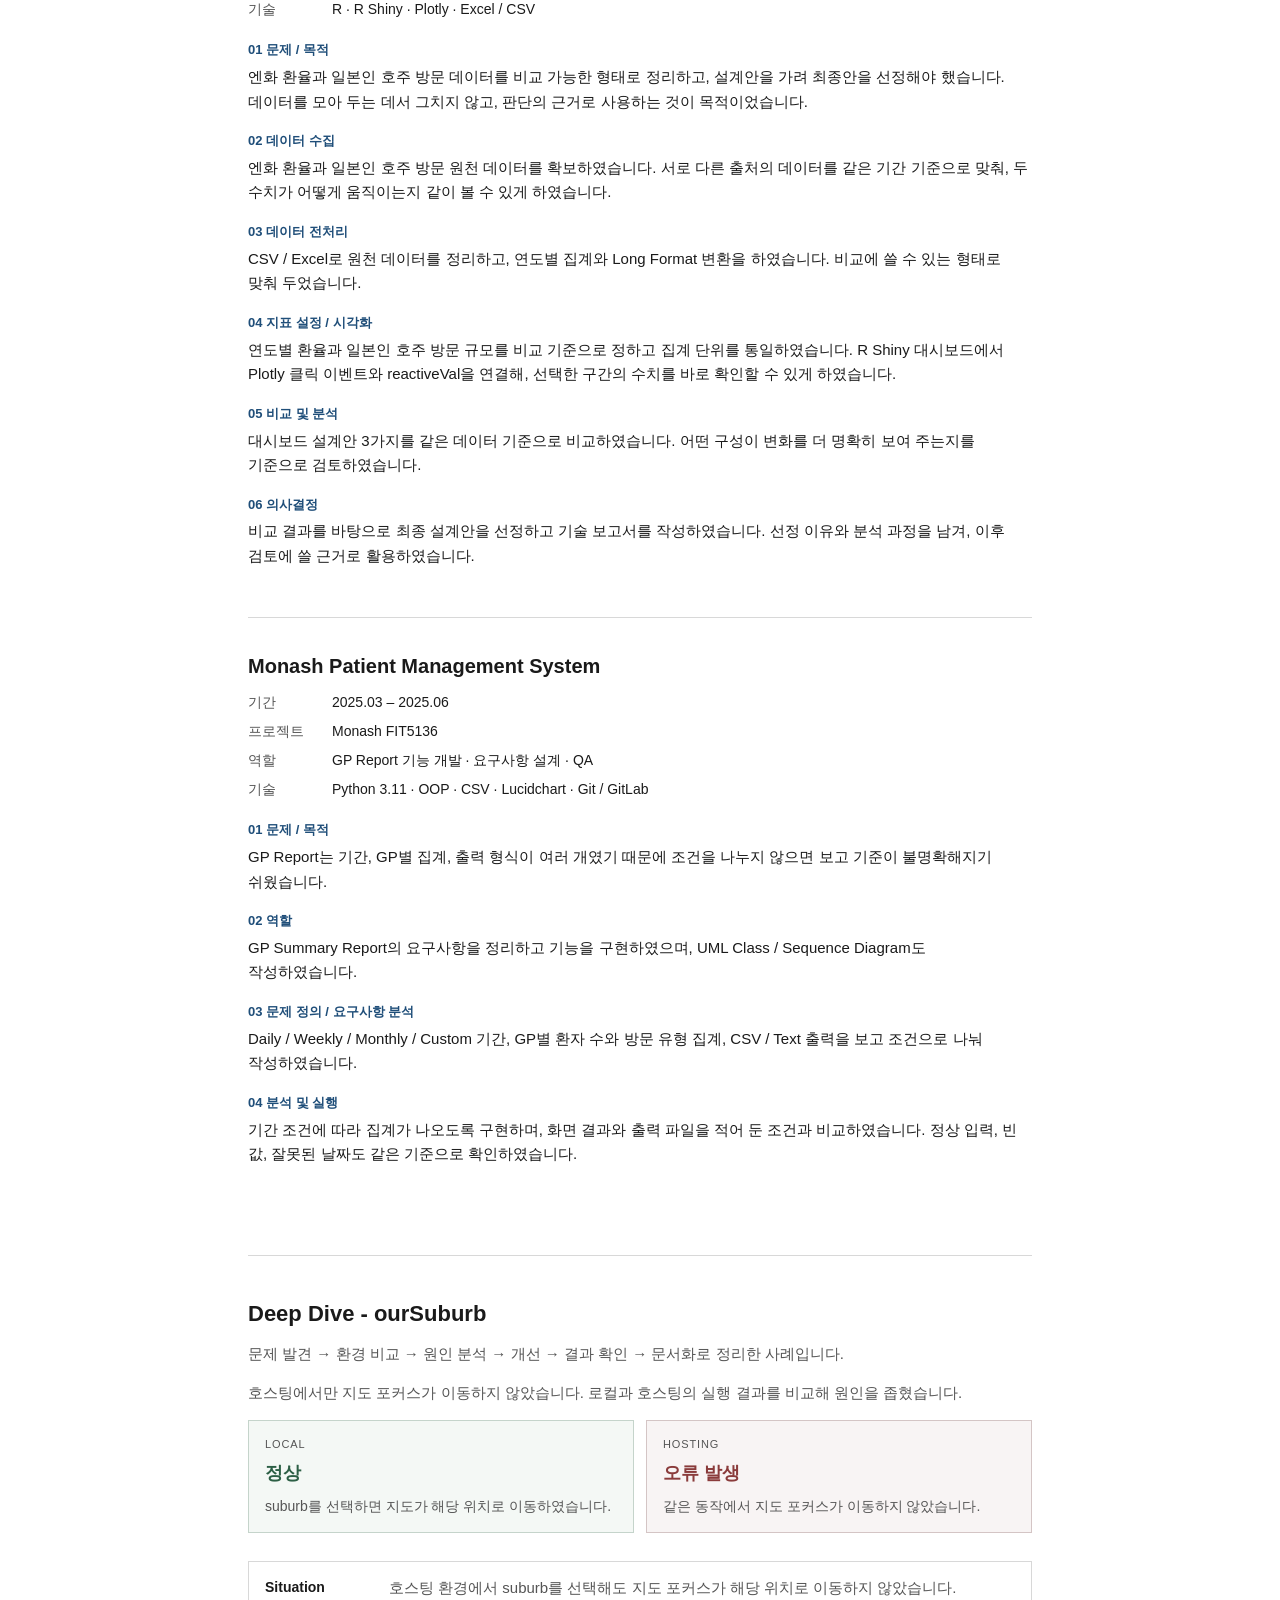
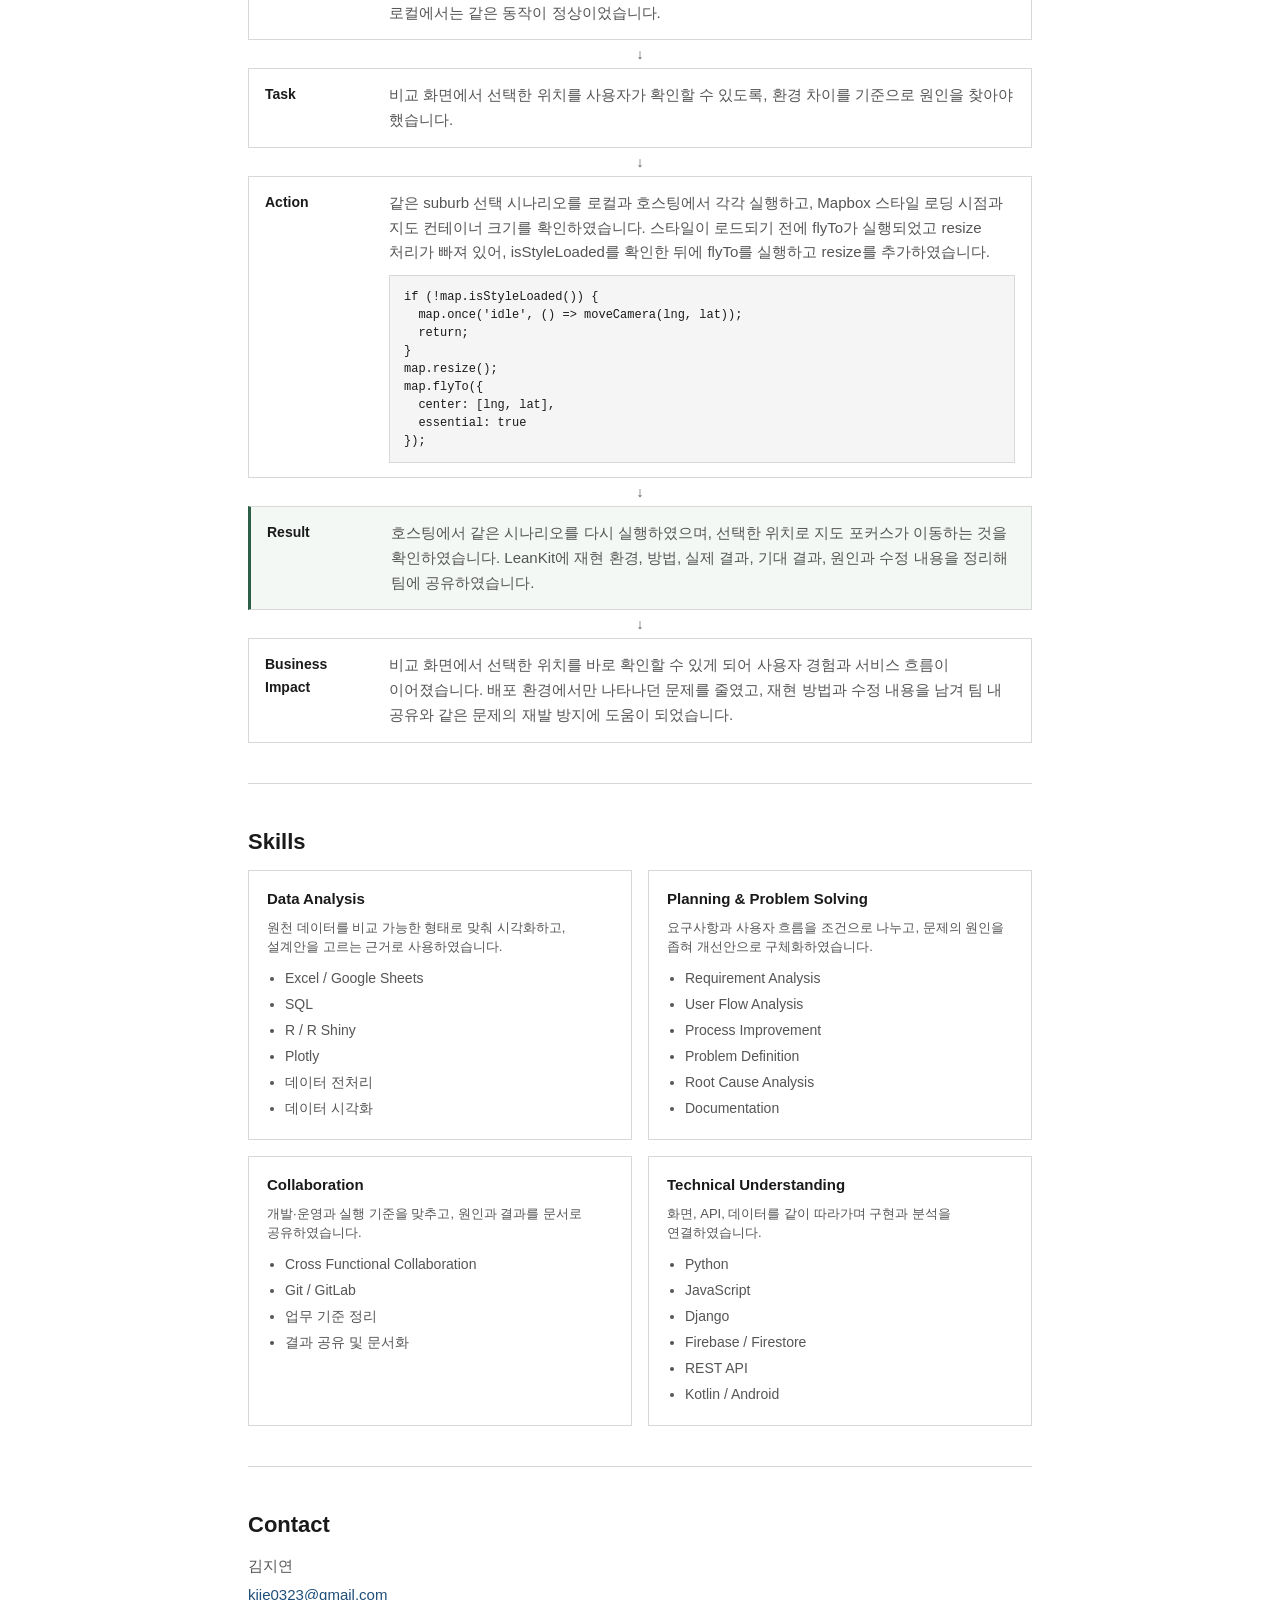
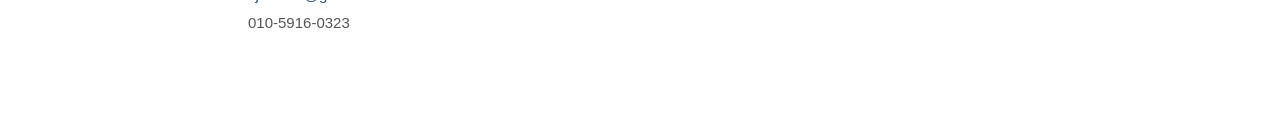
<file: amotech.html>
<!DOCTYPE html>
<html lang="ko">
<head>
  <meta charset="UTF-8">
  <meta name="viewport" content="width=device-width, initial-scale=1">
  <title>김지연 - Purchasing</title>
  <link rel="stylesheet" href="po.css">
</head>
<body>
  <div class="page">
    <header class="hero">
      <div class="hero-copy">
        <p class="hero-label">Purchasing / Procurement</p>
        <h1>데이터를 구조화하고 합리적인 의사결정을<br>지원하는 기획자,<br>김지연입니다.</h1>
        <p class="lead">여러 조건을 같은 기준으로 비교하고 원인을 좁힌 뒤,<br>실행 가능한 개선안으로 연결합니다.</p>
      </div>
      <aside class="hero-aside">
        <img src="images/jiyeon.jpg" alt="김지연">
        <ul class="hero-links">
          <li><a href="mailto:kjie0323@gmail.com">kjie0323@gmail.com</a></li>
          <li>010-5916-0323</li>
          <li>한국어 / English / 日本語</li>
        </ul>
      </aside>
    </header>

    <section id="why-amotech">
      <h2>Why AMOTECH?</h2>
      <p>아모텍은 세라믹 칩 부품과 안테나 부품을 기반으로 성장해왔으며, MLCC와 자동차 전장용 BLDC 모터 등으로 사업 영역을 확대하며 전자부품 시장의 변화에 대응하고 있는 기업입니다. 축적된 소재·부품 기술을 바탕으로 기존 사업의 경쟁력을 강화하는 동시에 전장과 같은 미래 성장 분야로 사업을 확장하며 새로운 기회를 만들어가고 있다는 점에 매력을 느꼈습니다.</p>
      <p>다양한 전자부품을 안정적으로 생산하고 사업 경쟁력을 높이기 위해서는 필요한 자재를 적정한 가격과 품질, 납기에 맞춰 확보하는 구매 부문의 역할이 중요하다고 생각합니다.</p>
      <p>저는 프로젝트를 수행하며 데이터를 비교 가능한 형태로 구조화하고, 문제의 원인을 나눠 실행 가능한 개선안으로 연결한 경험이 있습니다. 이러한 경험을 바탕으로 아모텍의 제품과 구매 프로세스를 빠르게 이해하고, 원가·품질·납기 등 다양한 조건을 종합적으로 검토하여 데이터에 근거한 합리적인 구매 의사결정을 지원하는 담당자로 성장하고 싶습니다.</p>
    </section>

    <section id="why-purchasing">
      <h2>Why Purchasing?</h2>
      <p>기획부터 구현, 결과 확인까지 한 흐름으로 프로젝트를 진행하였습니다. 원천 데이터와 결과를 같은 기준으로 맞춰 보고, 사용자와 업무 담당자가 어디서 불편함을 겪을 수 있는가를 기준으로 문제를 정의하였습니다. 원인을 나눈 뒤에는 개선안을 실행하고, 개발·운영과 기준을 맞춰 가며 결과를 다시 확인하였습니다.</p>
      <ul class="plain">
        <li>데이터 분석 및 구조화 - CSV / Excel 전처리, 연도별 집계, API와 UI 대조처럼 비교 가능한 형태로 정리하였습니다.</li>
        <li>문제 정의 및 원인 분석 - 환경 차이, 권한, 집계 조건처럼 원인이 갈리는 지점을 나눠 보았습니다.</li>
        <li>업무 / 사용자 흐름 분석 - 역할별 접근 범위와 화면 흐름을 기준으로 문제를 구체화하였습니다.</li>
        <li>프로세스 개선 - 끊기는 흐름을 다시 잇고, 같은 조건으로 재확인하였습니다.</li>
        <li>협업 및 커뮤니케이션 - 실행 기준을 맞추고, 원인과 수정 내용을 문서화해 공유하였습니다.</li>
        <li>실행력 - 분석에서 그치지 않고 화면, 기능, 보고까지 직접 실행하였습니다.</li>
        <li>결과 확인 및 개선 - 정리한 기준과 실제 결과를 비교하고, 차이가 있으면 원인을 고쳤습니다.</li>
      </ul>
      <p>이러한 경험은 여러 조건을 비교하고 데이터를 기준으로 판단하며 여러 역할과 협업하는 구매 업무와 맞닿아 있다고 생각하였습니다. 이를 바탕으로 적극적으로 구매 업무를 배우고 충실히 임하겠습니다.</p>
    </section>

    <section id="approach">
      <h2>Problem Solving Process</h2>
      <p class="intro">기능을 만들기 전에 문제를 구체화하고, 데이터와 실행 결과를 비교해 원인을 좁힌 뒤, 협업하여 실행하고 결과를 다시 확인하였습니다.</p>
      <div class="process">
        <div class="process-step">
          <span class="process-num">01</span>
          <h3>문제 정의</h3>
          <p>요구사항, 사용자 흐름, 권한·기간·집계 단위를 먼저 정리하고 해결해야 할 문제를 구체화하였습니다.</p>
        </div>
        <div class="process-arrow" aria-hidden="true">→</div>
        <div class="process-step">
          <span class="process-num">02</span>
          <h3>데이터 및 원인 분석</h3>
          <p>원천 데이터, 실행 결과, 로컬/호스팅 차이, 역할·권한을 비교해 원인이 갈리는 지점을 좁혔습니다.</p>
        </div>
        <div class="process-arrow" aria-hidden="true">→</div>
        <div class="process-step">
          <span class="process-num">03</span>
          <h3>실행 및 협업</h3>
          <p>분석 결과를 화면과 프로세스로 구체화하고, 개발·운영과 기준을 맞춰 실행하였습니다.</p>
        </div>
        <div class="process-arrow" aria-hidden="true">→</div>
        <div class="process-step">
          <span class="process-num">04</span>
          <h3>결과 확인 및 개선</h3>
          <p>실행 결과를 정리한 기준과 비교하고, 차이가 있으면 원인을 고친 뒤 같은 조건으로 다시 확인하였습니다.</p>
        </div>
      </div>
    </section>

    <section id="experience">
      <h2>Project Experience</h2>
      <p class="intro">문제를 정의하고 데이터를 비교한 뒤, 실행하고 결과를 확인한 프로젝트입니다. ourSuburb와 Nutrition for All을 중심으로 정리하였습니다.</p>

      <article class="project">
        <h3>ourSuburb</h3>
        <p class="flag">대표 사례 · Deep Dive로 이어집니다</p>
        <dl class="meta">
          <dt>기간</dt><dd>2026.03 – 2026.06</dd>
          <dt>프로젝트</dt><dd>Monash FIT5120 팀 프로젝트</dd>
          <dt>역할</dt><dd>QA Tester · 풀스택 개발 참여</dd>
          <dt>기술</dt><dd>Django · PostgreSQL · JavaScript · Mapbox GL JS</dd>
        </dl>
        <div class="block">
          <h4>01 문제 / 목적</h4>
          <p>suburb 비교, 지도, 서신 초안이 한 흐름으로 이어져야 하는 서비스였습니다. 지역을 선택한 뒤 지도 포커스가 이동하지 않으면 비교 화면에서 선택한 위치를 확인할 수 없었습니다.</p>
        </div>
        <div class="block">
          <h4>02 역할</h4>
          <p>Django 프론트엔드 개발에 참여하고 백엔드와 화면을 연결하였습니다. Think-aloud로 사용자 흐름을 확인하였고, 배포 전 점검 체크리스트와 Common Technical Issues 가이드, Startup / Backup / Recovery 절차를 문서화하였습니다.</p>
        </div>
        <div class="block">
          <h4>03 문제 정의 / 요구사항 분석</h4>
          <p>suburb 선택 값이 비교 화면, 지도, Score 색상, 서신 초안에 같이 반영되도록 흐름을 정하였습니다. Score 색상은 API 응답과 화면 표시가 같아야 한다는 기준으로 맞췄습니다.</p>
        </div>
        <div class="block">
          <h4>04 분석 및 실행</h4>
          <p>프론트엔드 구현에 참여하며 API 데이터와 UI 표시를 대조하였습니다. 같은 suburb 선택 흐름을 로컬과 호스팅에서 각각 실행해, 환경에 따라 결과가 달라지는지 비교하였습니다.</p>
        </div>
        <div class="block">
          <h4>05 결과 확인</h4>
          <p>Score 색상 밴드는 API 응답, 코드 처리, UI 표시가 같은지 확인하였습니다. 375 / 768 / 1440px과 브라우저별 주요 화면도 같은 기준으로 보았습니다.</p>
        </div>
        <div class="block issue">
          <h4>06 개선</h4>
          <p>호스팅에서 suburb를 바꿔도 지도 포커스가 이동하지 않았습니다. 로컬에서는 같은 동작이 정상이었기 때문에, 환경 차이를 기준으로 원인을 좁혀 Deep Dive에서 이어서 정리하였습니다.</p>
        </div>
        <details class="proto">
          <summary>Figma Prototype</summary>
          <div class="proto-grid">
            <figure>
              <a href="images/prototypes/oursuburb/main-page.png" target="_blank" rel="noopener"><img src="images/prototypes/oursuburb/main-page.png" alt="ourSuburb Main Page"></a>
              <figcaption>Main Page</figcaption>
            </figure>
            <figure>
              <a href="images/prototypes/oursuburb/personalize-1.png" target="_blank" rel="noopener"><img src="images/prototypes/oursuburb/personalize-1.png" alt="ourSuburb Personalize 1"></a>
              <figcaption>Personalize 1</figcaption>
            </figure>
            <figure>
              <a href="images/prototypes/oursuburb/personalize-2.png" target="_blank" rel="noopener"><img src="images/prototypes/oursuburb/personalize-2.png" alt="ourSuburb Personalize 2"></a>
              <figcaption>Personalize 2</figcaption>
            </figure>
            <figure>
              <a href="images/prototypes/oursuburb/personalize-3.png" target="_blank" rel="noopener"><img src="images/prototypes/oursuburb/personalize-3.png" alt="ourSuburb Personalize 3"></a>
              <figcaption>Personalize 3</figcaption>
            </figure>
            <figure>
              <a href="images/prototypes/oursuburb/compare.png" target="_blank" rel="noopener"><img src="images/prototypes/oursuburb/compare.png" alt="ourSuburb Compare"></a>
              <figcaption>Compare</figcaption>
            </figure>
            <figure>
              <a href="images/prototypes/oursuburb/map.png" target="_blank" rel="noopener"><img src="images/prototypes/oursuburb/map.png" alt="ourSuburb Map"></a>
              <figcaption>Map</figcaption>
            </figure>
            <figure>
              <a href="images/prototypes/oursuburb/know-more.png" target="_blank" rel="noopener"><img src="images/prototypes/oursuburb/know-more.png" alt="ourSuburb Know more"></a>
              <figcaption>Know more</figcaption>
            </figure>
            <figure>
              <a href="images/prototypes/oursuburb/take-action.png" target="_blank" rel="noopener"><img src="images/prototypes/oursuburb/take-action.png" alt="ourSuburb Take action"></a>
              <figcaption>Take action</figcaption>
            </figure>
            <figure>
              <a href="images/prototypes/oursuburb/trend.png" target="_blank" rel="noopener"><img src="images/prototypes/oursuburb/trend.png" alt="ourSuburb Trend"></a>
              <figcaption>Trend</figcaption>
            </figure>
            <figure>
              <a href="images/prototypes/oursuburb/event.png" target="_blank" rel="noopener"><img src="images/prototypes/oursuburb/event.png" alt="ourSuburb Event"></a>
              <figcaption>Event</figcaption>
            </figure>
          </div>
        </details>
        <p class="repo-note">클라우드 호스팅 기간 종료로 현재 서비스 운영은 종료되었으며, 로컬 환경에서 실행 가능합니다.<br>프로젝트 실행 환경 및 상세 일정은 아래 Git Hub 링크를 통해 확인하실 수 있습니다.<br><a href="https://github.com/kjie0323/ourSuburb">https://github.com/kjie0323/ourSuburb</a></p>
      </article>

      <article class="project">
        <h3>Nutrition for All</h3>
        <dl class="meta">
          <dt>기간</dt><dd>2025.08 – 2025.10</dd>
          <dt>역할</dt><dd>기획 · 풀스택 개발 · 자체 QA</dd>
          <dt>기술</dt><dd>Vue.js 3 · Firebase · Firestore · Cloud Functions · Google Maps API</dd>
        </dl>
        <div class="block">
          <h4>01 문제 / 목적</h4>
          <p>회원과 관리자가 쓰는 기능과 접근 범위가 달라, 화면을 만들기 전에 사용자 유형과 업무 조건을 나눠야 했습니다.</p>
        </div>
        <div class="block">
          <h4>02 역할</h4>
          <p>기획부터 구현까지 담당하였습니다. Google OAuth, Firestore CRUD, 관리자 대시보드, 사용자 통계, Google Maps API, Bulk Email를 직접 구현하였습니다.</p>
        </div>
        <div class="block">
          <h4>03 문제 정의 / 요구사항 분석</h4>
          <p>User Persona를 회원 / 관리자 2개로 나눠 역할별 기능과 접근 범위를 정리하였습니다. 그 기준으로 Sitemap과 Wireframe을 만들고, 열리는 경로와 막히는 경로를 구분해 두었습니다.</p>
        </div>
        <div class="block">
          <h4>04 분석 및 실행</h4>
          <p>역할 기준으로 권한 분기와 화면을 구현하고, 회원 / 관리자 기능에 맞춰 Firestore에 데이터를 나눠 CRUD를 작성하였습니다. 화면만 보지 않고 Firestore 데이터와 API 응답까지 따라가며 실행하였습니다.</p>
        </div>
        <div class="block">
          <h4>05 결과 확인</h4>
          <p>회원 계정과 관리자 계정으로 같은 화면을 각각 열어, 접근 범위가 정리한 기준대로 나뉘는지 확인하였습니다. Maps와 메일 연동은 실패 응답까지 확인하였으며, Bulk Email 예외도 같이 보았습니다.</p>
        </div>
      </article>

      <article class="project">
        <h3>MedHelper</h3>
        <dl class="meta">
          <dt>기간</dt><dd>2026.03 – 2026.06</dd>
          <dt>프로젝트</dt><dd>Monash FIT5046 팀 프로젝트</dd>
          <dt>역할</dt><dd>Android 개발 · QA Tester</dd>
          <dt>기술</dt><dd>Kotlin · Jetpack Compose · Room · WorkManager · AlarmManager</dd>
        </dl>
        <div class="block">
          <h4>01 문제 / 목적</h4>
          <p>복약 등록부터 알림까지가 한 흐름으로 이어져야 했습니다. 설정, 권한, 백그라운드 동작이 끊기면 사용자가 기대한 결과를 받을 수 없었습니다.</p>
        </div>
        <div class="block">
          <h4>02 역할</h4>
          <p>홈 대시보드, DataStore 설정, 맥락 인식 알림 규칙 엔진, 백그라운드 Worker를 구현하였습니다. Android 13+ 알림 권한 조건을 팀에 공유해 실행 기준을 맞췄습니다.</p>
        </div>
        <div class="block">
          <h4>03 분석 및 실행</h4>
          <p>복약 등록 → 설정 → 권한 → Worker → 알림을 업무 흐름으로 정리하고, 설정 값과 알림 규칙이 연결되도록 구현하였습니다. 기기에 복약을 등록한 뒤 알림이 실제로 나가는지 확인하였습니다.</p>
        </div>
        <div class="block issue">
          <h4>04 개선</h4>
          <p>팀 코드 Merge 이후 MedDatabase_Impl 오류가 났습니다. Logcat으로 원인을 보니 KSP 설정이 빠져 있어, 설정을 추가한 뒤 같은 환경에서 다시 확인하였습니다.</p>
        </div>
      </article>

      <article class="project">
        <h3>Swap Away</h3>
        <dl class="meta">
          <dt>기간</dt><dd>2025.08 – 2025.10</dd>
          <dt>프로젝트</dt><dd>Monash FIT5152</dd>
          <dt>역할</dt><dd>UX 설계 · 사용성 평가 · 접근성 검증</dd>
          <dt>기술</dt><dd>Figma · Nielsen Heuristic · WCAG 2.1</dd>
        </dl>
        <div class="block">
          <h4>01 문제 / 목적</h4>
          <p>카테고리 탐색에서 필터를 고른 뒤, 현재 조건이 화면에 남아 있어야 사용자가 다음 선택을 할 수 있었습니다.</p>
        </div>
        <div class="block">
          <h4>02 역할</h4>
          <p>카테고리 탐색 화면 프로토타입을 Figma를 사용하여 구현하였습니다.</p>
        </div>
        <div class="block">
          <h4>03 분석 및 개선</h4>
          <p>Gestalt / Shneiderman 원칙으로 화면 구조를 잡고, Nielsen Heuristic으로 사용자 행동을 확인하였습니다. 필터를 적용한 뒤 선택된 조건이 화면에 남지 않아, 문제의 심각도를 정리하고 선택된 필터가 보이도록 개선안을 작성하였습니다. WCAG 2.1 항목도 같은 화면에서 검토하였습니다.</p>
        </div>
        <details class="proto">
          <summary>Figma Prototype</summary>
          <div class="proto-grid proto-grid-mobile">
            <figure>
              <a href="images/prototypes/swapaway/home-screen.png" target="_blank" rel="noopener"><img src="images/prototypes/swapaway/home-screen.png" alt="Swap Away Home Screen"></a>
              <figcaption>Home Screen</figcaption>
            </figure>
            <figure>
              <a href="images/prototypes/swapaway/category-genre.png" target="_blank" rel="noopener"><img src="images/prototypes/swapaway/category-genre.png" alt="Swap Away Category Genre"></a>
              <figcaption>Category - Genre</figcaption>
            </figure>
            <figure>
              <a href="images/prototypes/swapaway/category-platform.png" target="_blank" rel="noopener"><img src="images/prototypes/swapaway/category-platform.png" alt="Swap Away Category Platform"></a>
              <figcaption>Category - Platform</figcaption>
            </figure>
            <figure>
              <a href="images/prototypes/swapaway/default-filter-resultpage.png" target="_blank" rel="noopener"><img src="images/prototypes/swapaway/default-filter-resultpage.png" alt="Swap Away Default Filter Result"></a>
              <figcaption>Default Filter Result</figcaption>
            </figure>
            <figure>
              <a href="images/prototypes/swapaway/detail-filter-options.png" target="_blank" rel="noopener"><img src="images/prototypes/swapaway/detail-filter-options.png" alt="Swap Away Filter Options"></a>
              <figcaption>Filter Options</figcaption>
            </figure>
            <figure>
              <a href="images/prototypes/swapaway/detail-filter-options-modified.png" target="_blank" rel="noopener"><img src="images/prototypes/swapaway/detail-filter-options-modified.png" alt="Swap Away Filter Options Modified"></a>
              <figcaption>Filter Options (Modified)</figcaption>
            </figure>
            <figure>
              <a href="images/prototypes/swapaway/refreshed-filter-resultpage.png" target="_blank" rel="noopener"><img src="images/prototypes/swapaway/refreshed-filter-resultpage.png" alt="Swap Away Refreshed Filter Result"></a>
              <figcaption>Refreshed Filter Result</figcaption>
            </figure>
            <figure>
              <a href="images/prototypes/swapaway/refreshed-filter-resultpage-modify.png" target="_blank" rel="noopener"><img src="images/prototypes/swapaway/refreshed-filter-resultpage-modify.png" alt="Swap Away Refreshed Filter Result Modified"></a>
              <figcaption>Refreshed Filter Result (Modified)</figcaption>
            </figure>
            <figure>
              <a href="images/prototypes/swapaway/updated-refreshed-filter-resultpage.png" target="_blank" rel="noopener"><img src="images/prototypes/swapaway/updated-refreshed-filter-resultpage.png" alt="Swap Away Updated Filter Result"></a>
              <figcaption>Updated Filter Result</figcaption>
            </figure>
            <figure>
              <a href="images/prototypes/swapaway/item-detail-page.png" target="_blank" rel="noopener"><img src="images/prototypes/swapaway/item-detail-page.png" alt="Swap Away Item Detail"></a>
              <figcaption>Item Detail</figcaption>
            </figure>
            <figure>
              <a href="images/prototypes/swapaway/camera-function.png" target="_blank" rel="noopener"><img src="images/prototypes/swapaway/camera-function.png" alt="Swap Away Camera"></a>
              <figcaption>Camera</figcaption>
            </figure>
            <figure>
              <a href="images/prototypes/swapaway/import.png" target="_blank" rel="noopener"><img src="images/prototypes/swapaway/import.png" alt="Swap Away Import"></a>
              <figcaption>Import</figcaption>
            </figure>
            <figure>
              <a href="images/prototypes/swapaway/message-page.png" target="_blank" rel="noopener"><img src="images/prototypes/swapaway/message-page.png" alt="Swap Away Message"></a>
              <figcaption>Message</figcaption>
            </figure>
            <figure>
              <a href="images/prototypes/swapaway/my-wishlist-page.png" target="_blank" rel="noopener"><img src="images/prototypes/swapaway/my-wishlist-page.png" alt="Swap Away Wishlist"></a>
              <figcaption>Wishlist</figcaption>
            </figure>
            <figure>
              <a href="images/prototypes/swapaway/updated-my-wishlist-page.png" target="_blank" rel="noopener"><img src="images/prototypes/swapaway/updated-my-wishlist-page.png" alt="Swap Away Updated Wishlist"></a>
              <figcaption>Updated Wishlist</figcaption>
            </figure>
            <figure>
              <a href="images/prototypes/swapaway/profile-1.png" target="_blank" rel="noopener"><img src="images/prototypes/swapaway/profile-1.png" alt="Swap Away Profile 1"></a>
              <figcaption>Profile 1</figcaption>
            </figure>
            <figure>
              <a href="images/prototypes/swapaway/profile-2.png" target="_blank" rel="noopener"><img src="images/prototypes/swapaway/profile-2.png" alt="Swap Away Profile 2"></a>
              <figcaption>Profile 2</figcaption>
            </figure>
            <figure>
              <a href="images/prototypes/swapaway/profile-3.png" target="_blank" rel="noopener"><img src="images/prototypes/swapaway/profile-3.png" alt="Swap Away Profile 3"></a>
              <figcaption>Profile 3</figcaption>
            </figure>
            <figure>
              <a href="images/prototypes/swapaway/profile-4.png" target="_blank" rel="noopener"><img src="images/prototypes/swapaway/profile-4.png" alt="Swap Away Profile 4"></a>
              <figcaption>Profile 4</figcaption>
            </figure>
          </div>
        </details>
      </article>

      <article class="project" id="data">
        <h3>Japan Visit Purpose Analysis</h3>
        <dl class="meta">
          <dt>기간</dt><dd>2025.03 – 2025.06</dd>
          <dt>프로젝트</dt><dd>Monash FIT5147</dd>
          <dt>역할</dt><dd>데이터 수집 · 전처리 · 시각화 · 설계안 비교</dd>
          <dt>기술</dt><dd>R · R Shiny · Plotly · Excel / CSV</dd>
        </dl>
        <div class="block">
          <h4>01 문제 / 목적</h4>
          <p>엔화 환율과 일본인 호주 방문 데이터를 비교 가능한 형태로 정리하고, 설계안을 가려 최종안을 선정해야 했습니다. 데이터를 모아 두는 데서 그치지 않고, 판단의 근거로 사용하는 것이 목적이었습니다.</p>
        </div>
        <div class="block">
          <h4>02 데이터 수집</h4>
          <p>엔화 환율과 일본인 호주 방문 원천 데이터를 확보하였습니다. 서로 다른 출처의 데이터를 같은 기간 기준으로 맞춰, 두 수치가 어떻게 움직이는지 같이 볼 수 있게 하였습니다.</p>
        </div>
        <div class="block">
          <h4>03 데이터 전처리</h4>
          <p>CSV / Excel로 원천 데이터를 정리하고, 연도별 집계와 Long Format 변환을 하였습니다. 비교에 쓸 수 있는 형태로 맞춰 두었습니다.</p>
        </div>
        <div class="block">
          <h4>04 지표 설정 / 시각화</h4>
          <p>연도별 환율과 일본인 호주 방문 규모를 비교 기준으로 정하고 집계 단위를 통일하였습니다. R Shiny 대시보드에서 Plotly 클릭 이벤트와 reactiveVal을 연결해, 선택한 구간의 수치를 바로 확인할 수 있게 하였습니다.</p>
        </div>
        <div class="block">
          <h4>05 비교 및 분석</h4>
          <p>대시보드 설계안 3가지를 같은 데이터 기준으로 비교하였습니다. 어떤 구성이 변화를 더 명확히 보여 주는지를 기준으로 검토하였습니다.</p>
        </div>
        <div class="block">
          <h4>06 의사결정</h4>
          <p>비교 결과를 바탕으로 최종 설계안을 선정하고 기술 보고서를 작성하였습니다. 선정 이유와 분석 과정을 남겨, 이후 검토에 쓸 근거로 활용하였습니다.</p>
        </div>
      </article>

      <article class="project">
        <h3>Monash Patient Management System</h3>
        <dl class="meta">
          <dt>기간</dt><dd>2025.03 – 2025.06</dd>
          <dt>프로젝트</dt><dd>Monash FIT5136</dd>
          <dt>역할</dt><dd>GP Report 기능 개발 · 요구사항 설계 · QA</dd>
          <dt>기술</dt><dd>Python 3.11 · OOP · CSV · Lucidchart · Git / GitLab</dd>
        </dl>
        <div class="block">
          <h4>01 문제 / 목적</h4>
          <p>GP Report는 기간, GP별 집계, 출력 형식이 여러 개였기 때문에 조건을 나누지 않으면 보고 기준이 불명확해지기 쉬웠습니다.</p>
        </div>
        <div class="block">
          <h4>02 역할</h4>
          <p>GP Summary Report의 요구사항을 정리하고 기능을 구현하였으며, UML Class / Sequence Diagram도 작성하였습니다.</p>
        </div>
        <div class="block">
          <h4>03 문제 정의 / 요구사항 분석</h4>
          <p>Daily / Weekly / Monthly / Custom 기간, GP별 환자 수와 방문 유형 집계, CSV / Text 출력을 보고 조건으로 나눠 작성하였습니다.</p>
        </div>
        <div class="block">
          <h4>04 분석 및 실행</h4>
          <p>기간 조건에 따라 집계가 나오도록 구현하며, 화면 결과와 출력 파일을 적어 둔 조건과 비교하였습니다. 정상 입력, 빈 값, 잘못된 날짜도 같은 기준으로 확인하였습니다.</p>
        </div>
      </article>
    </section>

    <section id="dive">
      <h2>Deep Dive - ourSuburb</h2>
      <p class="intro">문제 발견 → 환경 비교 → 원인 분석 → 개선 → 결과 확인 → 문서화로 정리한 사례입니다.</p>
      <p>호스팅에서만 지도 포커스가 이동하지 않았습니다. 로컬과 호스팅의 실행 결과를 비교해 원인을 좁혔습니다.</p>

      <div class="env">
        <div class="env-box ok">
          <span class="env-label">LOCAL</span>
          <strong>정상</strong>
          <p>suburb를 선택하면 지도가 해당 위치로 이동하였습니다.</p>
        </div>
        <div class="env-box bad">
          <span class="env-label">HOSTING</span>
          <strong>오류 발생</strong>
          <p>같은 동작에서 지도 포커스가 이동하지 않았습니다.</p>
        </div>
      </div>

      <div class="flow">
        <div class="flow-item">
          <strong>Situation</strong>
          <p>호스팅 환경에서 suburb를 선택해도 지도 포커스가 해당 위치로 이동하지 않았습니다. 로컬에서는 같은 동작이 정상이었습니다.</p>
        </div>
        <div class="flow-arrow" aria-hidden="true">↓</div>
        <div class="flow-item">
          <strong>Task</strong>
          <p>비교 화면에서 선택한 위치를 사용자가 확인할 수 있도록, 환경 차이를 기준으로 원인을 찾아야 했습니다.</p>
        </div>
        <div class="flow-arrow" aria-hidden="true">↓</div>
        <div class="flow-item">
          <strong>Action</strong>
          <div>
            <p>같은 suburb 선택 시나리오를 로컬과 호스팅에서 각각 실행하고, Mapbox 스타일 로딩 시점과 지도 컨테이너 크기를 확인하였습니다. 스타일이 로드되기 전에 flyTo가 실행되었고 resize 처리가 빠져 있어, isStyleLoaded를 확인한 뒤에 flyTo를 실행하고 resize를 추가하였습니다.</p>
            <pre>if (!map.isStyleLoaded()) {
  map.once('idle', () => moveCamera(lng, lat));
  return;
}
map.resize();
map.flyTo({
  center: [lng, lat],
  essential: true
});</pre>
          </div>
        </div>
        <div class="flow-arrow" aria-hidden="true">↓</div>
        <div class="flow-item retest">
          <strong>Result</strong>
          <p>호스팅에서 같은 시나리오를 다시 실행하였으며, 선택한 위치로 지도 포커스가 이동하는 것을 확인하였습니다. LeanKit에 재현 환경, 방법, 실제 결과, 기대 결과, 원인과 수정 내용을 정리해 팀에 공유하였습니다.</p>
        </div>
        <div class="flow-arrow" aria-hidden="true">↓</div>
        <div class="flow-item">
          <strong>Business Impact</strong>
          <p>비교 화면에서 선택한 위치를 바로 확인할 수 있게 되어 사용자 경험과 서비스 흐름이 이어졌습니다. 배포 환경에서만 나타나던 문제를 줄였고, 재현 방법과 수정 내용을 남겨 팀 내 공유와 같은 문제의 재발 방지에 도움이 되었습니다.</p>
        </div>
      </div>
    </section>

    <section id="skills">
      <h2>Skills</h2>
      <div class="skill-grid">
        <div class="skill-box">
          <h3>Data Analysis</h3>
          <p>원천 데이터를 비교 가능한 형태로 맞춰 시각화하고, 설계안을 고르는 근거로 사용하였습니다.</p>
          <ul>
            <li>Excel / Google Sheets</li>
            <li>SQL</li>
            <li>R / R Shiny</li>
            <li>Plotly</li>
            <li>데이터 전처리</li>
            <li>데이터 시각화</li>
          </ul>
        </div>
        <div class="skill-box">
          <h3>Planning &amp; Problem Solving</h3>
          <p>요구사항과 사용자 흐름을 조건으로 나누고, 문제의 원인을 좁혀 개선안으로 구체화하였습니다.</p>
          <ul>
            <li>Requirement Analysis</li>
            <li>User Flow Analysis</li>
            <li>Process Improvement</li>
            <li>Problem Definition</li>
            <li>Root Cause Analysis</li>
            <li>Documentation</li>
          </ul>
        </div>
        <div class="skill-box">
          <h3>Collaboration</h3>
          <p>개발·운영과 실행 기준을 맞추고, 원인과 결과를 문서로 공유하였습니다.</p>
          <ul>
            <li>Cross Functional Collaboration</li>
            <li>Git / GitLab</li>
            <li>업무 기준 정리</li>
            <li>결과 공유 및 문서화</li>
          </ul>
        </div>
        <div class="skill-box">
          <h3>Technical Understanding</h3>
          <p>화면, API, 데이터를 같이 따라가며 구현과 분석을 연결하였습니다.</p>
          <ul>
            <li>Python</li>
            <li>JavaScript</li>
            <li>Django</li>
            <li>Firebase / Firestore</li>
            <li>REST API</li>
            <li>Kotlin / Android</li>
          </ul>
        </div>
      </div>
    </section>

    <section id="contact" class="contact">
      <h2>Contact</h2>
      <p>김지연</p>
      <p><a href="mailto:kjie0323@gmail.com">kjie0323@gmail.com</a></p>
      <p>010-5916-0323</p>
    </section>
  </div>
  <script>
    window.addEventListener('beforeprint', function () {
      document.querySelectorAll('details.proto').forEach(function (el) {
        el.dataset.wasOpen = el.open ? '1' : '0';
        el.open = true;
      });
    });
    window.addEventListener('afterprint', function () {
      document.querySelectorAll('details.proto').forEach(function (el) {
        el.open = el.dataset.wasOpen === '1';
      });
    });
  </script>
</body>
</html>
</file>
<file: po.css>
:root {
  --text: #1a1a1a;
  --muted: #555;
  --line: #d8d8d8;
  --bg: #fff;
  --accent: #1f4e79;
  --code-bg: #f5f5f5;
  --ok: #2c5f45;
  --bad: #8a3b3b;
  --ok-bg: #f4f8f5;
  --bad-bg: #f8f4f4;
}

* { box-sizing: border-box; }

body {
  margin: 0;
  background: var(--bg);
  color: var(--text);
  font-family: "Malgun Gothic", "맑은 고딕", "Apple SD Gothic Neo", sans-serif;
  font-size: 16px;
  line-height: 1.65;
  word-break: keep-all;
}

a {
  color: var(--accent);
  text-decoration: none;
  word-break: break-all;
}
a:hover { text-decoration: underline; }

.page {
  max-width: 840px;
  margin: 0 auto;
  padding: 28px 28px 80px;
}

.hero {
  display: grid;
  grid-template-columns: minmax(0, 1fr) 180px;
  gap: 28px;
  align-items: start;
  padding: calc(48px + 1.65em) 0 16px;
}

.hero + section {
  margin-top: 20px;
  padding-top: 28px;
}

.hero-copy { min-width: 0; }

.hero-label {
  margin: 0 0 calc(12px + 1.65em);
  font-size: 13px;
  color: var(--muted);
}

h1 {
  margin: 0 0 20px;
  font-size: 26px;
  font-weight: 700;
  line-height: 1.45;
  letter-spacing: -0.02em;
  color: var(--accent);
}

.lead {
  margin: 0;
  white-space: pre-line;
  color: var(--muted);
  font-size: 16px;
}

.hero-aside { justify-self: end; }

.hero-aside img {
  display: block;
  width: 180px;
  height: 230px;
  object-fit: cover;
  object-position: center 20%;
  background: #f3f3f3;
}

.hero-links {
  margin: 12px 0 0;
  padding: 0;
  list-style: none;
  font-size: 13px;
  color: var(--muted);
  line-height: 1.7;
}

.hero-links li { margin: 0; }

section {
  padding: 40px 0 8px;
  border-top: 1px solid var(--line);
  margin-top: 32px;
}

h2 {
  margin: 0 0 10px;
  font-size: 22px;
  font-weight: 700;
}

.intro,
section > p {
  margin: 0 0 14px;
  color: var(--muted);
  font-size: 15px;
}

.process {
  display: grid;
  grid-template-columns: minmax(0, 1fr) 28px minmax(0, 1fr) 28px minmax(0, 1fr) 28px minmax(0, 1fr);
  gap: 10px;
  align-items: stretch;
}

.process-step {
  min-width: 0;
  display: flex;
  flex-direction: column;
  height: 100%;
  padding: 14px 14px 16px;
  border: 1px solid var(--line);
  box-sizing: border-box;
}

.process-num {
  display: block;
  font-size: 12px;
  font-weight: 700;
  color: var(--accent);
  margin-bottom: 6px;
}

.process-step h3 {
  margin: 0 0 6px;
  font-size: 15px;
}

.process-step p {
  margin: 0;
  font-size: 13px;
  color: var(--muted);
  line-height: 1.55;
}

.process-arrow {
  display: flex;
  align-items: center;
  justify-content: center;
  color: var(--muted);
  font-size: 16px;
  line-height: 1;
  width: 28px;
}

.project {
  padding: 32px 0;
  border-top: 1px solid var(--line);
}

.project:first-of-type {
  border-top: 0;
  margin-top: 0;
  padding-top: 8px;
}

.project h3 {
  margin: 0 0 8px;
  font-size: 20px;
}

.flag {
  margin: 0 0 14px;
  font-size: 13px;
  color: var(--accent);
}

.meta {
  display: grid;
  grid-template-columns: 72px 1fr;
  gap: 6px 12px;
  margin: 0 0 18px;
  font-size: 14px;
}
.meta dt { margin: 0; color: var(--muted); }
.meta dd { margin: 0; }

.block { margin: 0 0 16px; }

.block h4 {
  margin: 0 0 4px;
  font-size: 13px;
  font-weight: 700;
  color: var(--accent);
}

.block p,
.block ul {
  margin: 0;
  font-size: 15px;
}

.block.issue,
.block.retest {
  padding: 10px 12px;
  border: 1px solid var(--line);
}

.block.issue {
  background: var(--bad-bg);
  border-left: 3px solid var(--bad);
}

.block.retest {
  background: var(--ok-bg);
  border-left: 3px solid var(--ok);
}

.repo-note {
  margin: 16px 0 0;
  font-size: 15px;
  color: var(--muted);
  line-height: 1.7;
  word-break: keep-all;
}

.repo-note a {
  display: inline-block;
  word-break: break-all;
  overflow-wrap: anywhere;
}

.proto {
  margin: 20px 0 8px;
}

.proto summary {
  display: inline-flex;
  align-items: center;
  gap: 8px;
  list-style: none;
  cursor: pointer;
  padding: 8px 14px;
  border: 1px solid var(--line);
  background: #fff;
  color: var(--accent);
  font-size: 13px;
  font-weight: 700;
  user-select: none;
}

.proto summary::-webkit-details-marker {
  display: none;
}

.proto summary::marker {
  content: "";
}

.proto summary::after {
  content: "▾";
  font-size: 11px;
  font-weight: 400;
  color: var(--muted);
  transform: rotate(-90deg);
}

.proto[open] summary {
  background: var(--code-bg);
}

.proto[open] summary::after {
  transform: none;
}

.proto-grid {
  display: grid;
  grid-template-columns: 1fr 1fr;
  gap: 12px;
  margin-top: 12px;
}

.proto-grid-mobile {
  grid-template-columns: repeat(3, minmax(0, 1fr));
}

.proto-grid figure {
  margin: 0;
  border: 1px solid var(--line);
  padding: 8px;
  background: #fff;
}

.proto-grid img {
  display: block;
  width: 100%;
  height: auto;
  border: 1px solid var(--line);
}

.proto-grid figcaption {
  margin: 6px 0 0;
  font-size: 12px;
  color: var(--muted);
  line-height: 1.4;
}

.env {
  display: grid;
  grid-template-columns: 1fr 1fr;
  gap: 12px;
  margin: 0 0 28px;
}

.env-box {
  border: 1px solid var(--line);
  padding: 14px 16px;
}

.env-label {
  display: block;
  font-size: 11px;
  letter-spacing: 0.08em;
  color: var(--muted);
  margin-bottom: 6px;
}

.env-box strong {
  display: block;
  margin-bottom: 6px;
  font-size: 18px;
}

.env-box p {
  margin: 0;
  font-size: 14px;
  color: var(--muted);
}

.env-box.ok {
  background: var(--ok-bg);
  border-color: #c5d4cb;
}
.env-box.ok strong { color: var(--ok); }

.env-box.bad {
  background: var(--bad-bg);
  border-color: #d4c5c5;
}
.env-box.bad strong { color: var(--bad); }

.flow {
  display: flex;
  flex-direction: column;
  gap: 0;
}

.flow-item {
  display: grid;
  grid-template-columns: 108px 1fr;
  gap: 16px;
  padding: 14px 16px;
  align-items: start;
  width: 100%;
  box-sizing: border-box;
  border: 1px solid var(--line);
}

.flow-item strong { font-size: 14px; }

.flow-item p {
  margin: 0;
  font-size: 15px;
  color: var(--muted);
}

.flow-item > div {
  min-width: 0;
  max-width: 100%;
}

.flow-item.retest {
  background: var(--ok-bg);
  border-left: 3px solid var(--ok);
}

.flow-arrow {
  display: flex;
  align-items: center;
  justify-content: center;
  height: 28px;
  margin: 0;
  color: var(--muted);
  font-size: 14px;
  line-height: 1;
}

pre {
  margin: 10px 0 0;
  padding: 12px 14px;
  background: var(--code-bg);
  border: 1px solid var(--line);
  font-family: ui-monospace, "SF Mono", Menlo, Consolas, monospace;
  font-size: 12px;
  line-height: 1.5;
  overflow-x: auto;
  max-width: 100%;
  color: var(--text);
  word-break: normal;
  overflow-wrap: normal;
  white-space: pre;
}

.plain {
  margin: 0 0 16px;
  padding-left: 18px;
  color: var(--muted);
  font-size: 15px;
}
.plain li { margin: 4px 0; }

.skill-grid {
  display: grid;
  grid-template-columns: 1fr 1fr;
  gap: 16px;
  align-items: stretch;
}

.skill-box {
  border: 1px solid var(--line);
  padding: 16px 18px;
  box-sizing: border-box;
  height: 100%;
}

.skill-grid h3 {
  margin: 0 0 6px;
  font-size: 15px;
}

.skill-grid p {
  margin: 0 0 10px;
  font-size: 13px;
  color: var(--muted);
  line-height: 1.5;
}

.skill-grid ul {
  margin: 0;
  padding-left: 18px;
  font-size: 14px;
  color: var(--muted);
}

.skill-grid li { margin: 3px 0; }

.contact p {
  margin: 4px 0;
  font-size: 15px;
}

@media print {
  @page { size: A4; margin: 12mm 13mm 12mm; }
  body { -webkit-print-color-adjust: exact; print-color-adjust: exact; }
  .page { max-width: none; padding: 0; }
  a { text-decoration: none; }
  h1 { font-size: 22px; }
  .hero { grid-template-columns: minmax(0, 1fr) 150px; gap: 20px; }
  .hero-aside img { width: 150px; height: 190px; }

  h2 {
    break-after: avoid;
    page-break-after: avoid;
  }

  .project,
  #approach,
  .process,
  #data,
  #why-yp,
  #contact,
  .skill-box,
  .flow-item,
  .env {
    break-inside: avoid;
    page-break-inside: avoid;
  }

  #data,
  #skills,
  #why-yp,
  #contact {
    padding: 20px 0 4px;
    margin-top: 14px;
  }

  .skill-grid { gap: 10px; }
  .skill-box { padding: 10px 12px; }
  .proto-grid { grid-template-columns: 1fr 1fr; }
  .proto-grid-mobile { grid-template-columns: repeat(3, minmax(0, 1fr)); }
  .proto-grid figure { break-inside: avoid; }

  .project:has(.proto) {
    break-inside: auto;
    page-break-inside: auto;
  }

  details.proto summary {
    display: block;
    border: 0;
    padding: 0 0 8px;
    background: none;
  }

  details.proto summary::after {
    display: none;
  }
}

@media (max-width: 800px) {
  .process {
    grid-template-columns: 1fr;
    gap: 0;
  }
  .process-step { padding: 14px 14px 16px; }
  .process-arrow {
    width: 28px;
    height: 28px;
    justify-self: center;
    transform: rotate(90deg);
  }
}

@media (max-width: 640px) {
  .page { padding: 20px 18px 64px; }
  .hero {
    grid-template-columns: 1fr;
    gap: 24px;
  }
  .hero-aside { justify-self: start; }
  .hero-aside img {
    width: 180px;
    height: 230px;
  }
  h1 { font-size: 26px; }
  .env { grid-template-columns: 1fr; }
  .flow-item {
    grid-template-columns: 1fr;
    gap: 6px;
  }
  .flow-arrow { padding-left: 0; }
  .skill-grid { grid-template-columns: 1fr; gap: 16px; }
  .proto-grid,
  .proto-grid-mobile { grid-template-columns: 1fr 1fr; }
  .meta { grid-template-columns: 56px 1fr; }
}
</file>
